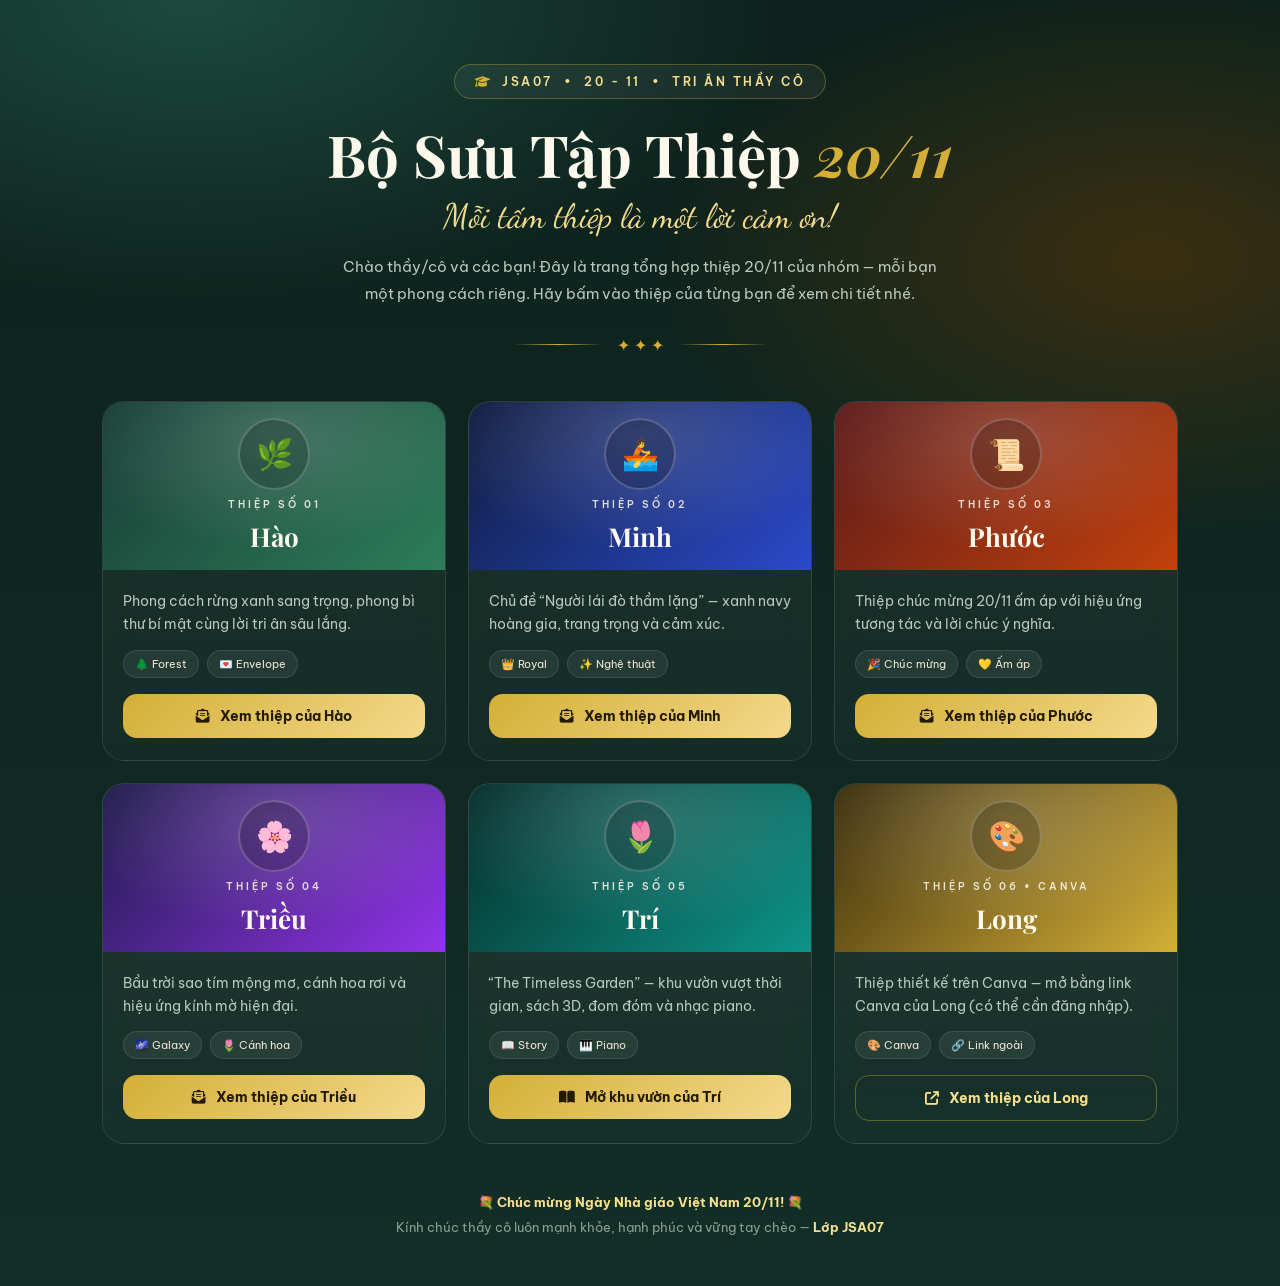
<file: index.html>
<!DOCTYPE html>
<html lang="vi">
<head>
<meta charset="UTF-8" />
<meta name="viewport" content="width=device-width, initial-scale=1.0" />
<title>Bộ Sưu Tập Thiệp 20/11 | JSA07</title>
<link rel="preconnect" href="https://fonts.googleapis.com">
<link rel="preconnect" href="https://fonts.gstatic.com" crossorigin>
<link href="https://fonts.googleapis.com/css2?family=Be+Vietnam+Pro:wght@300;400;500;600;700;800&family=Dancing+Script:wght@600;700&family=Playfair+Display:ital,wght@0,600;0,700;1,500;1,600&display=swap" rel="stylesheet">
<link rel="stylesheet" href="https://cdnjs.cloudflare.com/ajax/libs/font-awesome/6.5.1/css/all.min.css">
<style>
*{margin:0;padding:0;box-sizing:border-box}
:root{
  --bg:#0d211c; --bg2:#122e27; --gold:#d4af37; --gold2:#f6e08e;
  --cream:#fdf8ec; --muted:#b9c8bd;
}
body{
  font-family:'Be Vietnam Pro',sans-serif;
  background: radial-gradient(1000px 500px at 15% 0%, #1d4a3e 0%, transparent 60%),
              radial-gradient(900px 500px at 90% 20%, #3a2f10 0%, transparent 55%),
              linear-gradient(180deg, var(--bg) 0%, var(--bg2) 100%);
  color:var(--cream); min-height:100vh; overflow-x:hidden;
}
/* hoa rơi */
.petal{position:fixed;top:-40px;z-index:1;pointer-events:none;border-radius:150% 0 150% 0;
  background:linear-gradient(135deg,#f6e08e,#e8b4b8,#d4af37);opacity:.75;animation:fall linear infinite}
@keyframes fall{to{transform:translateY(115vh) translateX(90px) rotate(340deg);opacity:.1}}
header{text-align:center;padding:64px 20px 10px;position:relative;z-index:2}
.badge{display:inline-flex;align-items:center;gap:10px;border:1px solid #d4af3755;
  background:#ffffff0d;padding:9px 20px;border-radius:100px;font-size:12px;letter-spacing:2.5px;
  color:var(--gold2);font-weight:600}
.badge i{color:var(--gold)}
h1{font-family:'Playfair Display',serif;font-size:clamp(34px,5vw,58px);margin:22px 0 8px;line-height:1.15}
h1 em{color:var(--gold);font-style:italic}
.script{font-family:'Dancing Script',cursive;font-size:clamp(24px,3vw,34px);color:#f3d98b}
.desc{max-width:620px;margin:16px auto 0;color:var(--muted);line-height:1.8;font-size:15px}
.divider{display:flex;align-items:center;gap:14px;justify-content:center;margin:28px auto 0;color:var(--gold)}
.divider::before,.divider::after{content:"";height:1px;width:90px;background:linear-gradient(90deg,transparent,#d4af37,transparent)}
.grid{
  position:relative;z-index:2;max-width:1120px;margin:36px auto 20px;padding:0 22px;
  display:grid;grid-template-columns:repeat(3,1fr);gap:22px;
}
@media(max-width:900px){.grid{grid-template-columns:repeat(2,1fr)}}
@media(max-width:580px){.grid{grid-template-columns:1fr}}
.card{
  background:linear-gradient(180deg,#ffffff10,#ffffff05);
  border:1px solid #ffffff1a;border-radius:22px;overflow:hidden;
  backdrop-filter:blur(12px);transition:.35s;position:relative;
}
.card:hover{transform:translateY(-8px);border-color:#d4af37aa;box-shadow:0 22px 50px #00000066, 0 0 0 1px #d4af3733}
.cover{height:168px;display:flex;flex-direction:column;align-items:center;justify-content:center;gap:8px;position:relative;overflow:hidden}
.cover::after{content:"";position:absolute;inset:0;background:radial-gradient(300px 160px at 50% 20%, #ffffff2a, transparent 70%)}
.avatar{width:72px;height:72px;border-radius:50%;display:grid;place-items:center;font-size:30px;
  background:#00000035;border:2px solid #ffffff35;position:relative;z-index:1}
.card:nth-child(1) .cover{background:linear-gradient(135deg,#173d35,#2e7d5b)}
.card:nth-child(2) .cover{background:linear-gradient(135deg,#0f1c3f,#2b4acb)}
.card:nth-child(3) .cover{background:linear-gradient(135deg,#5b1a1a,#c2410c)}
.card:nth-child(4) .cover{background:linear-gradient(135deg,#1e1b4b,#9333ea)}
.card:nth-child(5) .cover{background:linear-gradient(135deg,#052e2b,#0d9488)}
.card:nth-child(6) .cover{background:linear-gradient(135deg,#3b2d0c,#d4af37)}
.cover small{letter-spacing:3px;font-size:10px;opacity:.85;position:relative;z-index:1;font-weight:600}
.cover h3{font-family:'Playfair Display',serif;font-size:26px;position:relative;z-index:1}
.body{padding:20px 20px 22px}
.body p{font-size:13.5px;color:var(--muted);line-height:1.7;min-height:44px}
.tags{display:flex;gap:8px;flex-wrap:wrap;margin:14px 0 16px}
.tags span{font-size:11px;padding:6px 11px;border-radius:100px;background:#ffffff10;border:1px solid #ffffff1a;color:#f0e7d5}
.btn{display:flex;align-items:center;justify-content:center;gap:10px;width:100%;
  padding:13px;border-radius:14px;text-decoration:none;font-weight:700;font-size:14px;
  background:linear-gradient(135deg,var(--gold),#f3d98b);color:#231a02;transition:.3s}
.btn:hover{filter:brightness(1.07);box-shadow:0 10px 26px #d4af3766}
.btn.ghost{background:transparent;color:var(--gold2);border:1px solid #d4af3766}
.btn.ghost:hover{background:#d4af3718}
footer{text-align:center;padding:26px 20px 46px;color:#8aa096;font-size:13px;position:relative;z-index:2;line-height:1.9}
footer b{color:var(--gold2)}
</style>
</head>
<body>

<header>
  <div class="badge"><i class="fa-solid fa-graduation-cap"></i> JSA07 &nbsp;•&nbsp; 20 - 11 &nbsp;•&nbsp; TRI ÂN THẦY CÔ</div>
  <h1>Bộ Sưu Tập Thiệp <em>20/11</em></h1>
  <div class="script">Mỗi tấm thiệp là một lời cảm ơn!</div>
  <p class="desc">Chào thầy/cô và các bạn! Đây là trang tổng hợp thiệp 20/11 của nhóm — mỗi bạn một phong cách riêng. Hãy bấm vào thiệp của từng bạn để xem chi tiết nhé.</p>
  <div class="divider">✦ ✦ ✦</div>
</header>

<main class="grid">
  <!-- Hào -->
  <article class="card">
    <div class="cover"><div class="avatar">🌿</div><small>THIỆP SỐ 01</small><h3>Hào</h3></div>
    <div class="body">
      <p>Phong cách rừng xanh sang trọng, phong bì thư bí mật cùng lời tri ân sâu lắng.</p>
      <div class="tags"><span>🌲 Forest</span><span>💌 Envelope</span></div>
      <a class="btn" href="hao.html"><i class="fa-solid fa-envelope-open-text"></i> Xem thiệp của Hào</a>
    </div>
  </article>

  <!-- Minh -->
  <article class="card">
    <div class="cover"><div class="avatar">🚣</div><small>THIỆP SỐ 02</small><h3>Minh</h3></div>
    <div class="body">
      <p>Chủ đề “Người lái đò thầm lặng” — xanh navy hoàng gia, trang trọng và cảm xúc.</p>
      <div class="tags"><span>👑 Royal</span><span>✨ Nghệ thuật</span></div>
      <a class="btn" href="minh.html"><i class="fa-solid fa-envelope-open-text"></i> Xem thiệp của Minh</a>
    </div>
  </article>

  <!-- Phước -->
  <article class="card">
    <div class="cover"><div class="avatar">📜</div><small>THIỆP SỐ 03</small><h3>Phước</h3></div>
    <div class="body">
      <p>Thiệp chúc mừng 20/11 ấm áp với hiệu ứng tương tác và lời chúc ý nghĩa.</p>
      <div class="tags"><span>🎉 Chúc mừng</span><span>💛 Ấm áp</span></div>
      <a class="btn" href="phuoc.html"><i class="fa-solid fa-envelope-open-text"></i> Xem thiệp của Phước</a>
    </div>
  </article>

  <!-- Triều -->
  <article class="card">
    <div class="cover"><div class="avatar">🌸</div><small>THIỆP SỐ 04</small><h3>Triều</h3></div>
    <div class="body">
      <p>Bầu trời sao tím mộng mơ, cánh hoa rơi và hiệu ứng kính mờ hiện đại.</p>
      <div class="tags"><span>🌌 Galaxy</span><span>🌷 Cánh hoa</span></div>
      <a class="btn" href="trieu.html"><i class="fa-solid fa-envelope-open-text"></i> Xem thiệp của Triều</a>
    </div>
  </article>

  <!-- Trí -->
  <article class="card">
    <div class="cover"><div class="avatar">🌷</div><small>THIỆP SỐ 05</small><h3>Trí</h3></div>
    <div class="body">
      <p>“The Timeless Garden” — khu vườn vượt thời gian, sách 3D, đom đóm và nhạc piano.</p>
      <div class="tags"><span>📖 Story</span><span>🎹 Piano</span></div>
      <a class="btn" href="the-timeless-garden/index.html"><i class="fa-solid fa-book-open"></i> Mở khu vườn của Trí</a>
    </div>
  </article>

  <!-- Long -->
  <article class="card">
    <div class="cover"><div class="avatar">🎨</div><small>THIỆP SỐ 06 • CANVA</small><h3>Long</h3></div>
    <div class="body">
      <p>Thiệp thiết kế trên Canva — mở bằng link Canva của Long (có thể cần đăng nhập).</p>
      <div class="tags"><span>🎨 Canva</span><span>🔗 Link ngoài</span></div>
      <a class="btn ghost" href="https://www.canva.com/design/DAHbmvhuFk8/0DO7g8wSZGeQWqO1ssl-tw/edit" target="_blank" rel="noopener"><i class="fa-solid fa-arrow-up-right-from-square"></i> Xem thiệp của Long</a>
    </div>
  </article>
</main>

<footer>
  <div>💐 <b>Chúc mừng Ngày Nhà giáo Việt Nam 20/11!</b> 💐</div>
  <div>Kính chúc thầy cô luôn mạnh khỏe, hạnh phúc và vững tay chèo — <b>Lớp JSA07</b></div>
</footer>

<script>
// cánh hoa rơi nhẹ
const n = 22;
for(let i=0;i<n;i++){
  const p=document.createElement('div');
  p.className='petal';
  const s=8+Math.random()*14;
  p.style.width=s+'px'; p.style.height=s+'px';
  p.style.left=Math.random()*100+'vw';
  p.style.animationDuration=(7+Math.random()*9)+'s';
  p.style.animationDelay=(-Math.random()*10)+'s';
  document.body.appendChild(p);
}
</script>
</body>
</html>
</file>
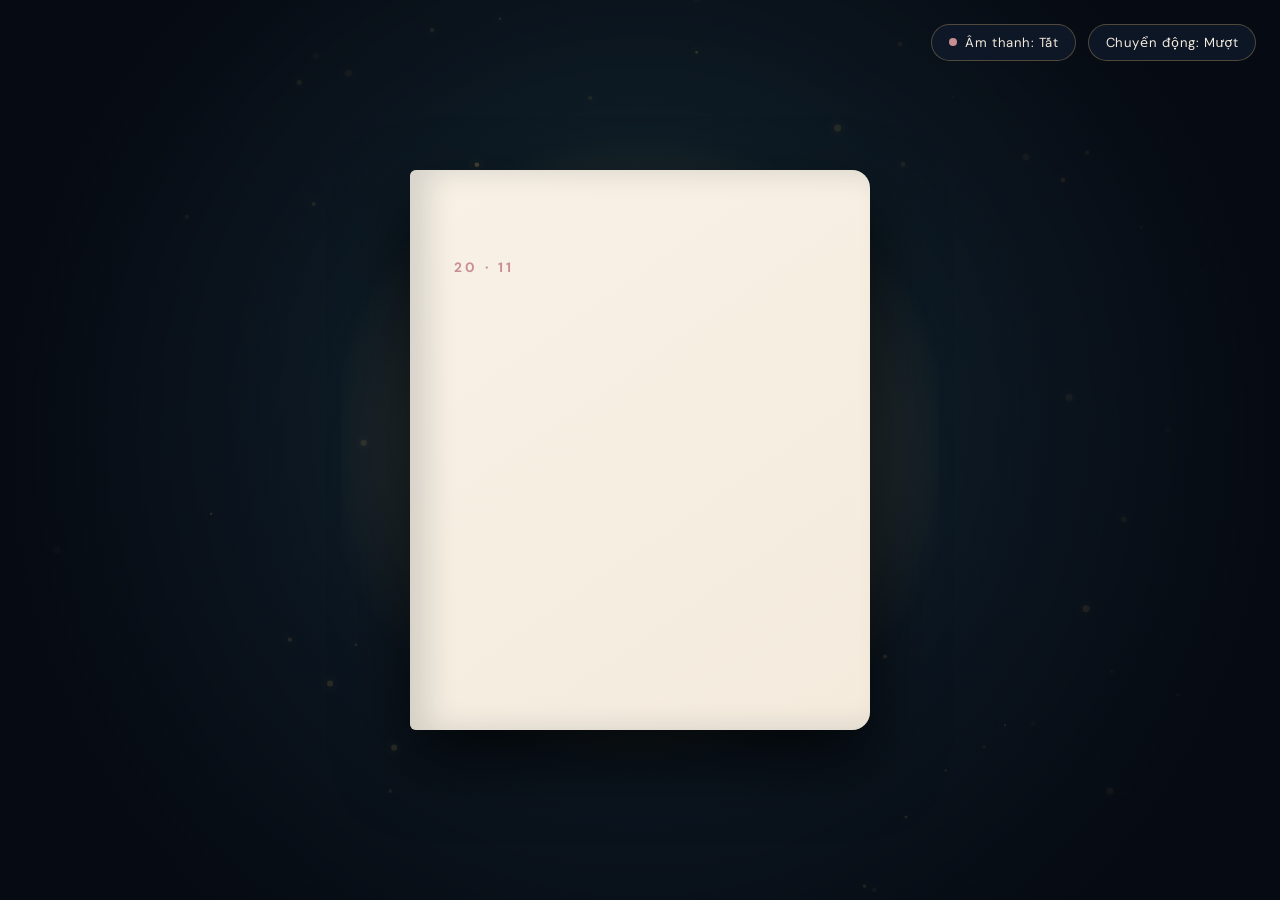
<file: the-timeless-garden/index.html>
<!DOCTYPE html>
<html lang="vi">
<head>
  <meta charset="UTF-8" />
  <meta name="viewport" content="width=device-width, initial-scale=1.0" />
  <title>THE TIMELESS GARDEN — Khu Vườn Của Những Điều Tri Ân (20.11)</title>
  <link rel="preconnect" href="https://fonts.googleapis.com" />
  <link rel="preconnect" href="https://fonts.gstatic.com" crossorigin />
  <link href="https://fonts.googleapis.com/css2?family=Cormorant+Garamond:ital,wght@0,400;0,600;1,400;1,600&family=DM+Sans:wght@400;500;700&family=Playfair+Display:ital,wght@0,500;0,700;1,500&display=swap" rel="stylesheet" />
  <link rel="stylesheet" href="css/style.css" />
  <link rel="stylesheet" href="css/animations.css" />
</head>
<body>
  <!-- Ánh sáng theo con trỏ chuột -->
  <div id="cursor-light" aria-hidden="true"></div>

  <!-- Canvas nền: Hạt ánh sáng, đom đóm, cánh hoa, sao -->
  <canvas id="garden-canvas" aria-hidden="true"></canvas>

  <!-- Điều khiển tối giản góc màn hình -->
  <aside class="floating-controls" aria-label="Điều khiển trải nghiệm">
    <button id="toggle-audio" class="control-pill magnetic" type="button" aria-pressed="false" title="Bật/Tắt âm thanh piano & gió">
      <span class="pulse-dot"></span>
      <span class="control-label">Âm thanh: Tắt</span>
    </button>
    <button id="toggle-motion" class="control-pill magnetic" type="button" aria-pressed="false" title="Giảm chuyển động">
      <span class="control-label">Chuyển động: Mượt</span>
    </button>
  </aside>

  <!-- MÀN HÌNH MỞ ĐẦU: THE FIRST LIGHT -->
  <section id="scene-intro" class="scene active" aria-label="Màn hình mở đầu">
    <div class="intro-stage">
      <div class="book-3d-wrapper" id="intro-book">
        <div class="book-glow"></div>
        <div class="book-3d">
          <div class="book-back"></div>
          <div class="book-pages-stack">
            <div class="flying-leaf leaf-1"></div>
            <div class="flying-leaf leaf-2"></div>
            <div class="flying-leaf leaf-3"></div>
          </div>
          <div class="book-page-right">
            <div class="page-inner">
              <p class="eyebrow">20 · 11</p>
              <p id="typewriter-line-1" class="type-text"></p>
              <p id="typewriter-line-2" class="type-text"></p>
              <h1 id="intro-title" class="gold-shimmer hidden-reveal">HAPPY VIETNAMESE TEACHERS' DAY – 20.11</h1>
              <button id="btn-open-garden" class="btn-editorial magnetic hidden-reveal" type="button">
                <span>OPEN THE GARDEN</span>
                <svg width="20" height="20" viewBox="0 0 24 24" fill="none" stroke="currentColor" stroke-width="1.5">
                  <path d="M5 12h14M13 6l6 6-6 6" />
                </svg>
              </button>
            </div>
          </div>
          <div class="book-cover-front">
            <div class="cover-ornament">
              <span>THE TIMELESS</span>
              <strong>GARDEN</strong>
              <small>Ký ức &amp; Tri ân</small>
            </div>
          </div>
        </div>
      </div>
    </div>
  </section>

  <!-- KHÔNG GIAN CHÍNH: THE TIMELESS GARDEN -->
  <main id="scene-garden" class="scene" aria-label="Khu vườn tri ân" hidden>
    <div class="sunbeams" aria-hidden="true"></div>

    <!-- Điều hướng hành trình nổi bên cạnh -->
    <nav class="chapter-dots" aria-label="Các phân cảnh trong khu vườn">
      <button class="dot active" data-target="chapter-tree" aria-label="Cây Cổ Thụ Tri Ân"><span>01 · Cây Tri Ân</span></button>
      <button class="dot" data-target="chapter-portals" aria-label="Ba Cánh Cổng Ký Ức"><span>02 · Cổng Ký Ức</span></button>
      <button class="dot" data-target="chapter-notebook" aria-label="Viết Lời Tri Ân"><span>03 · Sổ Tay Tri Ân</span></button>
      <button class="dot" data-target="chapter-bloom" aria-label="Đóa Hoa Bất Ngờ"><span>04 · Đóa Hoa Kỳ Diệu</span></button>
      <button class="dot" data-target="chapter-finale" aria-label="Lá Thư Gửi Tương Lai"><span>05 · Gửi Tương Lai</span></button>
    </nav>

    <!-- PHÂN CẢNH 1: INTERACTION 1 – THE TREE OF GRATITUDE -->
    <section id="chapter-tree" class="garden-chapter parallax-layer" data-depth="0.03">
      <header class="chapter-header">
        <span class="chapter-num">I. THE TREE OF GRATITUDE</span>
        <h2>Cây Cổ Thụ Tri Thức</h2>
        <p>Chạm nhẹ để lắng nghe lời thì thầm của những chiếc lá, hoặc nhấp chọn để giữ lại một tấm thiệp ký ức.</p>
      </header>

      <div class="tree-sanctuary">
        <svg class="ancient-tree-svg" viewBox="0 0 800 620" role="img" aria-label="Cây cổ thụ tri ân với những chiếc lá phát sáng">
          <defs>
            <radialGradient id="canopyGlow" cx="50%" cy="40%" r="50%">
              <stop offset="0%" stop-color="#D8B56D" stop-opacity="0.28" />
              <stop offset="60%" stop-color="#183D35" stop-opacity="0.15" />
              <stop offset="100%" stop-color="#101B2D" stop-opacity="0" />
            </radialGradient>
            <linearGradient id="trunkGrad" x1="0%" y1="100%" x2="0%" y2="0%">
              <stop offset="0%" stop-color="#0d1522" />
              <stop offset="50%" stop-color="#2a2421" />
              <stop offset="100%" stop-color="#5c4938" />
            </linearGradient>
          </defs>
          <circle cx="400" cy="260" r="260" fill="url(#canopyGlow)" />
          <path class="tree-path" d="M370,610 C375,510 385,430 382,350 C340,290 250,260 180,210 M430,610 C425,510 415,430 418,350 C460,290 550,250 620,200 M400,370 C400,290 395,210 400,130 M355,310 C310,240 280,170 260,120 M445,300 C490,230 520,170 545,115 M320,265 C250,275 190,300 140,290 M485,260 C550,270 610,295 660,285" stroke="url(#trunkGrad)" stroke-width="14" stroke-linecap="round" fill="none" />
          <path d="M350,610 Q400,560 450,610 Z" fill="#183D35" opacity="0.6" />
        </svg>

        <div id="leaf-whisper" class="leaf-whisper" role="status" aria-live="polite"></div>
        <div id="glowing-leaves-container" class="leaves-layer"></div>
      </div>

      <div id="leaf-card-modal" class="editorial-modal" hidden>
        <div class="modal-backdrop"></div>
        <article class="leaf-card-sheet">
          <button class="modal-close" type="button" aria-label="Đóng thiệp">&times;</button>
          <div class="leaf-emblem">✦</div>
          <p class="card-tag">LỜI TRI ÂN TỪ KHU VƯỜN</p>
          <blockquote id="leaf-card-quote"></blockquote>
          <p id="leaf-card-sub" class="card-subtext"></p>
        </article>
      </div>
    </section>

    <!-- PHÂN CẢNH 2: INTERACTION 2 – THE MEMORY PORTALS -->
    <section id="chapter-portals" class="garden-chapter">
      <header class="chapter-header">
        <span class="chapter-num">II. THE MEMORY PORTALS</span>
        <h2>Ba Cánh Cổng Ký Ức</h2>
        <p>Bước qua từng vòm ánh sáng để chạm vào những miền ký ức không bao giờ phai.</p>
      </header>

      <div class="portals-stage">
        <button class="portal-gateway portal-arch magnetic" data-portal="first-lesson" type="button">
          <div class="portal-aura"></div>
          <span class="portal-index">01</span>
          <h3>FIRST LESSON</h3>
          <p>Những bài học đầu tiên</p>
          <span class="portal-cta">Bước vào ký ức &rarr;</span>
        </button>

        <button class="portal-gateway portal-oval magnetic" data-portal="unforgettable-moments" type="button">
          <div class="portal-aura"></div>
          <span class="portal-index">02</span>
          <h3>UNFORGETTABLE MOMENTS</h3>
          <p>Những kỷ niệm với thầy cô</p>
          <span class="portal-cta">Mở khung ký ức &rarr;</span>
        </button>

        <button class="portal-gateway portal-star magnetic" data-portal="light-you-left" type="button">
          <div class="portal-aura"></div>
          <span class="portal-index">03</span>
          <h3>THE LIGHT YOU LEFT</h3>
          <p>Ánh sáng tri thức</p>
          <span class="portal-cta">Ngắm bầu trời sao &rarr;</span>
        </button>
      </div>

      <!-- Không gian tương tác mở rộng của 3 cánh cổng -->
      <div id="portal-viewer" class="portal-viewer" hidden>
        <div class="portal-viewer-inner">
          <button id="close-portal-viewer" class="modal-close" type="button" aria-label="Trở lại khu vườn">&times;</button>

          <!-- Nội dung Cổng 1: FIRST LESSON -->
          <div id="view-first-lesson" class="portal-content" hidden>
            <div class="chalkboard-scene">
              <div class="sunlight-beam"></div>
              <div class="chalkboard">
                <span class="chalk-date">Ngày 20 tháng 11</span>
                <p id="chalk-text" class="handwriting-chalk"></p>
                <div class="chalk-tray">
                  <span class="chalk-piece"></span>
                  <span class="chalk-piece short"></span>
                </div>
              </div>
              <div class="wooden-desk-silhouette"></div>
            </div>
          </div>

          <!-- Nội dung Cổng 2: UNFORGETTABLE MOMENTS -->
          <div id="view-unforgettable-moments" class="portal-content" hidden>
            <div class="polaroid-universe">
              <div class="polaroid-toolbar">
                <p>Nhấp vào từng bức ảnh để đọc lời nhắn, hoặc tải ảnh kỷ niệm của bạn lên:</p>
                <label class="upload-memory-btn magnetic">
                  <input type="file" id="upload-polaroid-input" accept="image/*" hidden />
                  <span>+ Thay ảnh kỷ niệm của bạn</span>
                </label>
              </div>
              <div id="polaroid-gallery" class="polaroid-gallery"></div>
              <p id="polaroid-caption-display" class="polaroid-active-note">Chọn một khung ảnh lơ lửng để mở lời nhắn...</p>
            </div>
          </div>

          <!-- Nội dung Cổng 3: THE LIGHT YOU LEFT -->
          <div id="view-light-you-left" class="portal-content" hidden>
            <div class="constellation-cosmos">
              <svg id="book-constellation-svg" viewBox="0 0 600 320" role="img" aria-label="Chòm sao hình quyển sách">
                <g class="constellation-lines">
                  <path d="M120,210 L290,240 L290,95 L120,70 Z" />
                  <path d="M480,210 L310,240 L310,95 L480,70 Z" />
                  <path d="M290,240 L300,252 L310,240" />
                  <path d="M150,115 L255,130 M150,150 L255,165 M345,130 L450,115 M345,165 L450,150" />
                </g>
                <g class="constellation-stars">
                  <circle cx="120" cy="70" r="4" /><circle cx="290" cy="95" r="5" />
                  <circle cx="290" cy="240" r="5" /><circle cx="120" cy="210" r="4" />
                  <circle cx="480" cy="70" r="4" /><circle cx="310" cy="95" r="5" />
                  <circle cx="310" cy="240" r="5" /><circle cx="480" cy="210" r="4" />
                  <circle cx="300" cy="252" r="4" /><circle cx="150" cy="115" r="3" />
                  <circle cx="255" cy="130" r="3" /><circle cx="345" cy="130" r="3" />
                  <circle cx="450" cy="115" r="3" />
                </g>
              </svg>
              <blockquote class="cosmos-quote">
                “Thầy cô không chỉ trao cho chúng em kiến thức, mà còn trao cho chúng em ánh sáng để tự tìm ra con đường của mình.”
              </blockquote>
            </div>
          </div>
        </div>
      </div>
    </section>

    <!-- PHÂN CẢNH 3: INTERACTION 3 – WRITE YOUR GRATITUDE -->
    <section id="chapter-notebook" class="garden-chapter">
      <header class="chapter-header">
        <span class="chapter-num">III. WRITE YOUR GRATITUDE</span>
        <h2>Cuốn Sổ Tay Tri Ân</h2>
        <p>Gửi gắm những dòng tâm tư chân thành nhất và lưu giữ thành một tấm thiệp nghệ thuật.</p>
      </header>

      <div class="notebook-stage">
        <!-- Trạng thái 1: Sổ tay mở để viết -->
        <div id="notebook-editor" class="open-notebook">
          <div class="notebook-spine"></div>
          <div class="notebook-page left-page">
            <span class="page-label">GỬI NGƯỜI THẮP SÁNG</span>
            <div class="ink-field">
              <label for="teacher-name">Kính gửi Thầy / Cô</label>
              <input type="text" id="teacher-name" placeholder="Ví dụ: Cô Nguyễn Minh Anh..." maxlength="60" />
            </div>
            <div class="ink-field">
              <label for="sender-name">Người gửi tri ân</label>
              <input type="text" id="sender-name" placeholder="Tên của bạn hoặc tập thể lớp..." maxlength="60" />
            </div>
            <div class="style-selectors">
              <div class="selector-group">
                <span>Phong cách thiệp</span>
                <div class="pill-options" id="card-style-options">
                  <button type="button" class="style-chip active" data-style="ivory">Giấy Ngà Cổ Điển</button>
                  <button type="button" class="style-chip" data-style="navy">Đêm Sao Hoàng Kim</button>
                  <button type="button" class="style-chip" data-style="rose">Cánh Hoa Phấn</button>
                </div>
              </div>
              <div class="selector-group">
                <span>Màu mực viết</span>
                <div class="ink-swatches" id="ink-color-options">
                  <button type="button" class="swatch active" data-ink="#101B2D" style="background:#101B2D" aria-label="Mực Xanh Đêm"></button>
                  <button type="button" class="swatch" data-ink="#8C5E2A" style="background:#8C5E2A" aria-label="Mực Nâu Vàng"></button>
                  <button type="button" class="swatch" data-ink="#8E3B46" style="background:#8E3B46" aria-label="Mực Đỏ Trầm"></button>
                  <button type="button" class="swatch" data-ink="#183D35" style="background:#183D35" aria-label="Mực Xanh Rừng"></button>
                </div>
              </div>
            </div>
          </div>

          <div class="notebook-page right-page">
            <span class="page-label">LỜI NHẮN GỬI TỪ TRÁI TIM</span>
            <textarea id="gratitude-message" rows="6" placeholder="Viết những điều bạn luôn muốn nói với thầy cô nhân ngày 20/11..." maxlength="420"></textarea>
            <div class="notebook-actions">
              <button id="btn-submit-gratitude" class="btn-editorial magnetic" type="button">
                <span>GỬI LỜI TRI ÂN</span>
              </button>
            </div>
          </div>
        </div>

        <!-- Trạng thái 2: Tấm thiệp hoàn chỉnh phát sáng -->
        <div id="completed-card-wrapper" class="completed-card-wrapper" hidden>
          <div id="rendered-greeting-card" class="greeting-card-artifact style-ivory">
            <div class="card-border-ornament">
              <p class="card-date">20 · 11 — THE TIMELESS GARDEN</p>
              <p class="card-salutation">Kính gửi <strong id="out-teacher">Thầy Cô</strong>,</p>
              <p id="out-message" class="card-handwritten-body"></p>
              <p class="card-signoff">Trân trọng &amp; Biết ơn,<br /><strong id="out-sender">Học trò của Thầy Cô</strong></p>
            </div>
          </div>

          <div class="card-toolbar">
            <button id="btn-copy-wish" class="control-pill magnetic" type="button">Sao chép lời chúc</button>
            <button id="btn-download-png" class="control-pill gold magnetic" type="button">Tải thiệp thành ảnh PNG</button>
            <button id="btn-new-wish" class="control-pill magnetic" type="button">Tạo một lời chúc mới</button>
          </div>
          <p id="card-feedback" class="feedback-toast" role="status" aria-live="polite"></p>
        </div>
      </div>
    </section>

    <!-- PHÂN CẢNH 4: INTERACTION 4 – THE BLOOMING SURPRISE -->
    <section id="chapter-bloom" class="garden-chapter">
      <header class="chapter-header">
        <span class="chapter-num">IV. THE BLOOMING SURPRISE</span>
        <h2>Đóa Hoa Của Thanh Xuân</h2>
        <p>Ở tận cùng khu vườn có một nụ hoa đang ngủ yên. Hãy chạm vào để đánh thức ánh sáng bên trong.</p>
      </header>

      <div class="bloom-sanctuary">
        <button id="magic-flower-btn" class="magic-flower" type="button" aria-expanded="false" aria-label="Chạm để nở hoa">
          <div class="flower-halo"></div>
          <div class="flower-core"></div>
          <!-- Các lớp cánh hoa -->
          <span class="petal outer p1"></span>
          <span class="petal outer p2"></span>
          <span class="petal outer p3"></span>
          <span class="petal outer p4"></span>
          <span class="petal outer p5"></span>
          <span class="petal outer p6"></span>
          <span class="petal inner p7"></span>
          <span class="petal inner p8"></span>
          <span class="petal inner p9"></span>
          <span class="petal inner p10"></span>
          <span class="petal inner p11"></span>
          <span class="petal inner p12"></span>
          <span class="flower-hint">Chạm để nở hoa</span>
        </button>

        <div id="bloom-message-box" class="bloom-revelation" hidden>
          <p class="bloom-quote">
            “Có thể chúng em sẽ quên một vài công thức, một vài bài kiểm tra, nhưng sẽ luôn nhớ những người đã giúp chúng em trưởng thành.”
          </p>
          <h3 class="bloom-headline">CẢM ƠN THẦY CÔ – VÌ ĐÃ LÀ MỘT PHẦN THANH XUÂN CỦA CHÚNG EM.</h3>
        </div>
      </div>
    </section>

    <!-- PHẦN KẾT: A LETTER TO THE FUTURE -->
    <footer id="chapter-finale" class="garden-chapter finale-stage">
      <div class="constellation-2011" aria-hidden="true">
        <svg viewBox="0 0 640 160">
          <text x="50%" y="55%" text-anchor="middle" dominant-baseline="middle" class="star-numerals">20 · 11</text>
        </svg>
      </div>

      <article class="future-letter">
        <span class="chapter-num">V. A LETTER TO THE FUTURE</span>
        <div class="letter-body">
          <p>Gửi những người đã chọn gieo hạt tri thức và kiên nhẫn chờ đợi những mầm xanh lớn lên.</p>
          <p>Chúc thầy cô luôn mạnh khỏe, hạnh phúc và giữ mãi ngọn lửa yêu nghề.</p>
          <p>Chúng em biết ơn vì đã được gặp thầy cô trên hành trình trưởng thành.</p>
        </div>
        <h2 class="finale-signature">HAPPY VIETNAMESE TEACHERS' DAY 20.11</h2>
        <button id="btn-revisit" class="btn-editorial magnetic" type="button">
          <span>REVISIT THE GARDEN</span>
        </button>
      </article>
    </footer>
  </main>

  <script src="js/audio.js"></script>
  <script src="js/particles.js"></script>
  <script src="js/greeting-card.js"></script>
  <script src="js/main.js"></script>
</body>
</html>
</file>
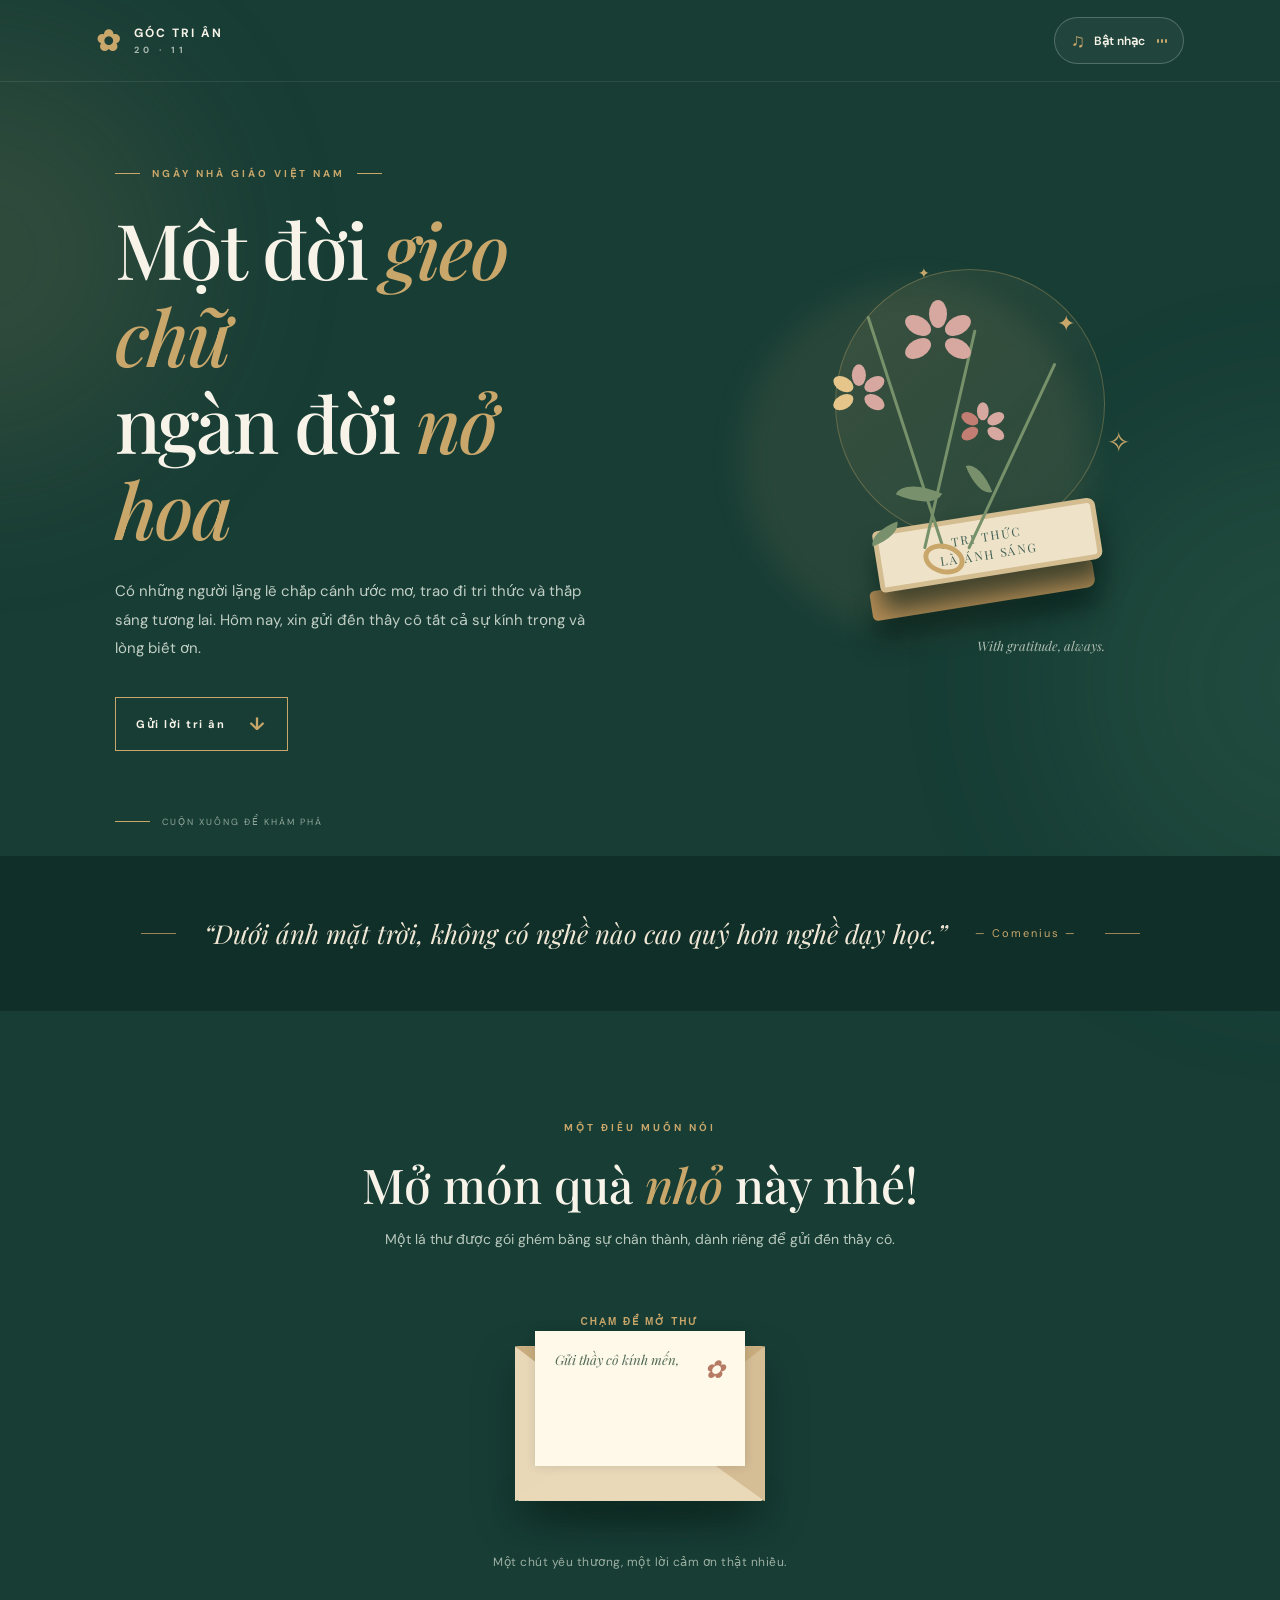
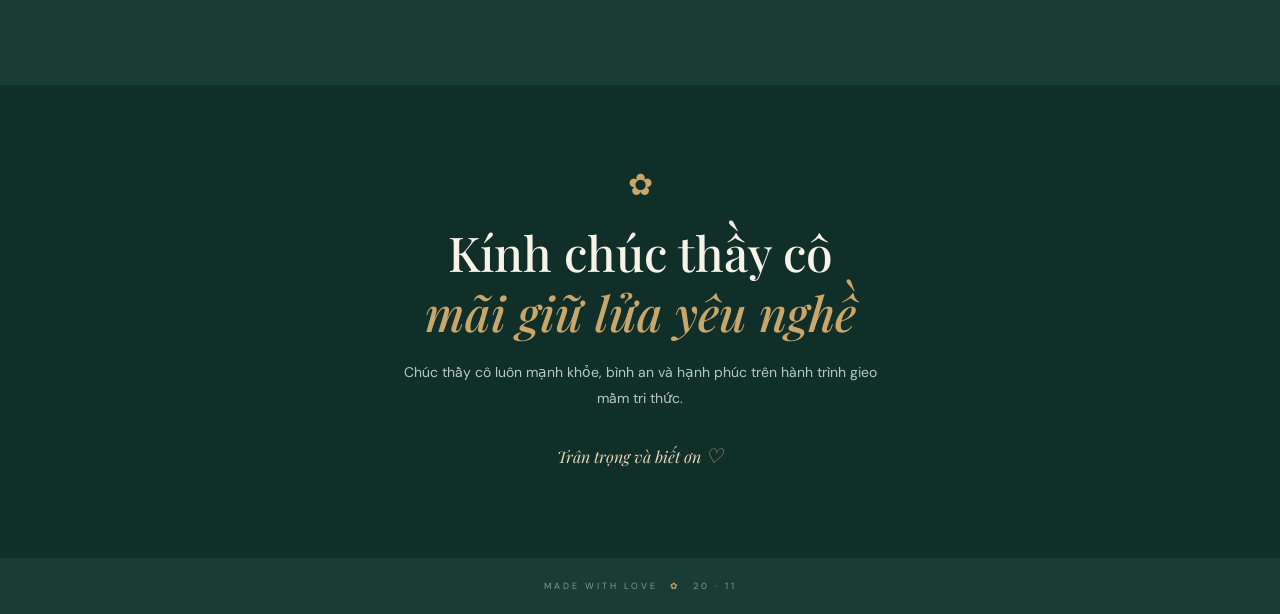
<file: hao.html>
<!DOCTYPE html>
<html lang="vi">
<head>
  <meta charset="UTF-8">
  <meta name="viewport" content="width=device-width, initial-scale=1.0">
  <meta name="theme-color" content="#173d35">
  <title>Tri Ân Thầy Cô | 20-11</title>
  <link rel="preconnect" href="https://fonts.googleapis.com">
  <link rel="preconnect" href="https://fonts.gstatic.com" crossorigin>
  <link href="https://fonts.googleapis.com/css2?family=DM+Sans:wght@400;500;600;700&family=Playfair+Display:wght@500;600;700&display=swap" rel="stylesheet">
  <style>
@import url('https://fonts.googleapis.com/css2?family=DM+Sans:wght@400;500;600;700&family=Playfair+Display:ital,wght@0,500;0,600;0,700;1,500;1,600&display=swap');
:root{--forest:#173d35;--forest2:#245448;--cream:#f7f3e9;--paper:#fffdf7;--gold:#c9a76b;--muted:#aebdb2;--ink:#263c34}
*{box-sizing:border-box;margin:0;padding:0}
html{scroll-behavior:smooth}
body{font-family:'DM Sans',sans-serif;background:var(--forest);color:var(--cream);overflow-x:hidden}
.ambient{position:fixed;border-radius:50%;filter:blur(90px);opacity:.14;pointer-events:none;z-index:0}
.ambient-one{width:420px;height:420px;background:#c7a46b;top:5%;left:-230px}
.ambient-two{width:500px;height:500px;background:#5b9a79;right:-280px;top:48%}
.topbar{height:82px;padding:0 7.5%;display:flex;align-items:center;justify-content:space-between;border-bottom:1px solid #ffffff16;position:relative;z-index:3}
.brand{display:flex;align-items:center;gap:12px;color:var(--cream);text-decoration:none;font-weight:700;letter-spacing:2px;font-size:12px}
.brand-mark{font-size:29px;color:var(--gold)}.brand small{display:block;color:#a9b9ae;font-size:9px;letter-spacing:4px;margin-top:3px}
.music-toggle{border:1px solid #ffffff38;color:var(--cream);background:#ffffff0b;border-radius:30px;padding:10px 16px;display:flex;align-items:center;gap:9px;font:600 12px 'DM Sans';cursor:pointer;transition:.25s}
.music-toggle:hover{background:#ffffff19;border-color:var(--gold)}.music-icon{font-size:19px;color:var(--gold)}
.sound-bars{display:flex;align-items:center;gap:2px;height:14px;margin-left:3px}.sound-bars i{height:4px;width:2px;background:var(--gold);border-radius:3px}.music-toggle.playing .sound-bars i{animation:equalize .65s infinite alternate}.music-toggle.playing .sound-bars i:nth-child(2){animation-delay:.2s}.music-toggle.playing .sound-bars i:nth-child(3){animation-delay:.4s}
@keyframes equalize{to{height:13px}}
main{position:relative;z-index:1}.hero{min-height:650px;padding:85px 9% 105px;display:grid;grid-template-columns:1fr 1fr;align-items:center;gap:5%;position:relative;max-width:1440px;margin:auto}
.hero-copy{max-width:590px;z-index:1}.eyebrow{display:flex;align-items:center;gap:12px;color:var(--gold);font-size:10px;font-weight:700;letter-spacing:3px}.eyebrow span{width:25px;height:1px;background:var(--gold)}
h1,h2{font-family:'Playfair Display',serif;font-weight:500}h1{font-size:clamp(48px,6vw,78px);line-height:1.13;letter-spacing:-2px;margin:25px 0}.hero h1 em,.section-heading h2 em,.closing h2 em{color:var(--gold);font-weight:500}
.intro{max-width:480px;color:#c1cec4;font-size:15px;line-height:1.9}
.primary-link{display:inline-flex;align-items:center;gap:24px;margin-top:34px;padding:14px 20px;border:1px solid var(--gold);color:var(--cream);text-decoration:none;font-size:11px;font-weight:700;letter-spacing:1.5px;transition:.25s}.primary-link span{font-size:18px;color:var(--gold)}.primary-link:hover{background:var(--gold);color:var(--forest)}.primary-link:hover span{color:var(--forest)}
.hero-art{height:440px;position:relative;display:flex;align-items:center;justify-content:center}.art-glow{position:absolute;width:350px;height:350px;background:#d1aa6b18;border-radius:50%;filter:blur(15px)}.sun-disc{position:absolute;width:270px;height:270px;border:1px solid #c9a76b55;border-radius:50%;background:linear-gradient(140deg,#c9a76b1c,#ffffff03);top:30px;right:12%}
.book{position:absolute;width:225px;height:62px;border-radius:5px 8px 8px 5px;transform:rotate(-9deg);box-shadow:0 20px 25px #081e18aa}.book-back{background:#b68e56;bottom:75px;right:14%;height:30px}.book-front{bottom:103px;right:13%;background:#eee3c9;border:5px solid #d4bd91;display:grid;place-items:center;color:#426154;font-family:'Playfair Display';font-size:12px;text-align:center;line-height:1.5;letter-spacing:2px}
.stem{position:absolute;width:3px;height:245px;background:#77916b;bottom:130px;right:44%;transform-origin:bottom;border-radius:10px}.stem-a{transform:rotate(-18deg)}.stem-b{height:225px;right:48%;transform:rotate(13deg)}.stem-c{height:205px;right:39%;transform:rotate(25deg)}
.flower{position:absolute;width:75px;height:75px;right:38%;top:68px}.flower b{position:absolute;width:18px;height:28px;background:#d7a8a0;border-radius:50%;left:29px;top:0;transform-origin:9px 37px;box-shadow:0 0 0 0 #000}
.flower b:before,.flower b:after{content:"";position:absolute;width:18px;height:28px;background:#d7a8a0;border-radius:50%;left:0;top:0;transform:rotate(60deg);transform-origin:9px 37px}.flower b:after{transform:rotate(120deg)}
.flower:before,.flower:after{content:"";position:absolute;width:18px;height:28px;background:#d7a8a0;border-radius:50%;left:29px;top:0;transform:rotate(180deg);transform-origin:9px 37px}
.flower-a{right:38%;top:61px}.flower-b{right:54%;top:117px;transform:scale(.78)}.flower-b b,.flower-b b:before,.flower-b b:after,.flower-b:before,.flower-b:after{background:#e6c58b}.flower-c{right:29%;top:150px;transform:scale(.65)}.flower-c b,.flower-c b:before,.flower-c b:after,.flower-c:before,.flower-c:after{background:#c27e72}
.flower b{z-index:2}.flower b{background:#d7a8a0}.flower b:after{background:#d7a8a0}
.flower:after{transform:rotate(240deg);transform-origin:9px 37px}.flower:before{transform:rotate(300deg);transform-origin:9px 37px}
.flower b{background:#d7a8a0}.flower b:before{background:#d7a8a0}.flower b:after{background:#d7a8a0}
.leaf{position:absolute;width:42px;height:20px;background:#78916c;border-radius:100% 0 100% 0;right:45%;top:245px;transform:rotate(25deg)}.leaf-b{right:33%;top:230px;transform:rotate(70deg) scale(.8)}.leaf-c{right:52%;top:285px;transform:rotate(-20deg) scale(.75)}
.ribbon{position:absolute;right:40%;bottom:105px;width:42px;height:30px;border:5px solid #c9a76b;border-radius:50%;transform:rotate(15deg)}.art-caption{position:absolute;bottom:25px;right:12%;font-family:'Playfair Display';font-style:italic;color:#aebdb2;font-size:13px}.sparkle{position:absolute;color:var(--gold)}.s1{top:70px;right:18%;font-size:22px}.s2{top:185px;right:7%;font-size:28px}.s3{top:25px;right:47%;font-size:14px}
.scroll-note{position:absolute;bottom:28px;left:9%;font-size:9px;letter-spacing:2px;color:#91a69a;display:flex;align-items:center;gap:12px}.scroll-note span{height:1px;width:35px;background:var(--gold)}
.quote-section{padding:60px 20px;background:#102f29;text-align:center;display:flex;align-items:center;justify-content:center;gap:28px;flex-wrap:wrap}.quote-section p{font-family:'Playfair Display';font-style:italic;font-size:clamp(18px,2.3vw,26px);color:#f0e7d5}.quote-section span:not(.quote-line){color:var(--gold);font-size:11px;letter-spacing:2px}.quote-line{width:35px;height:1px;background:#9c8257}
.letter-section{padding:110px 20px 115px;text-align:center}.section-heading .eyebrow{justify-content:center}.section-heading h2{font-size:clamp(34px,4vw,48px);margin:18px 0 12px}.section-heading p{color:#b9c8bd;font-size:14px;line-height:1.7}
.envelope-wrap{display:block;position:relative;width:280px;height:220px;margin:65px auto 18px;border:0;background:transparent;cursor:pointer;perspective:900px}.envelope-shadow{position:absolute;width:240px;height:25px;background:#061d17aa;filter:blur(15px);bottom:15px;left:20px;border-radius:50%}
.envelope{position:absolute;width:250px;height:155px;left:15px;bottom:35px;display:block;filter:drop-shadow(0 18px 20px #071d1766);transition:transform .6s}.env-back{position:absolute;inset:0;background:#d7c5a3;border-radius:5px}.env-left,.env-right,.env-front{position:absolute;inset:0}.env-left{background:#e8d8b8;clip-path:polygon(0 0,50% 58%,0 100%)}.env-right{background:#d5bd96;clip-path:polygon(100% 0,50% 58%,100% 100%)}.env-front{background:#ead9b9;clip-path:polygon(0 100%,50% 42%,100% 100%);border-radius:0 0 5px 5px}.env-flap{position:absolute;inset:0;background:#c9ad7e;clip-path:polygon(0 0,100% 0,50% 62%);transform-origin:top;transition:transform .7s;z-index:3}.seal{position:absolute;z-index:4;left:calc(50% - 18px);top:72px;width:36px;height:36px;border-radius:50%;background:#9c594b;color:#f4dfbd;display:grid;place-items:center;font-size:20px;box-shadow:0 3px 8px #70443c66}
.letter-peek{position:absolute;z-index:1;width:210px;height:135px;background:#fff9e9;left:35px;bottom:70px;color:#526b58;text-align:left;padding:20px;font-family:'Playfair Display';font-style:italic;transition:transform .7s;box-shadow:0 0 10px #071d1722}.mini-flower{float:right;color:#b67b65;font-size:25px}.tap-hint{position:absolute;top:0;left:0;right:0;color:var(--gold);font-size:10px;font-weight:700;letter-spacing:2px;animation:pulse 1.8s infinite}@keyframes pulse{50%{opacity:.45}}
.envelope-wrap:hover .envelope{transform:translateY(-7px)}.envelope-wrap:hover .letter-peek{transform:translateY(-10px)}
.under-envelope{color:#9db0a3;font-size:12px;letter-spacing:.5px}
.closing{background:#102f29;text-align:center;padding:80px 20px 90px}.closing-flower{font-size:30px;color:var(--gold)}.closing h2{font-size:clamp(34px,4vw,48px);line-height:1.25;margin:18px 0}.closing p{max-width:500px;margin:0 auto;color:#b9c8bd;line-height:1.8;font-size:14px}.signature{margin-top:30px;font-family:'Playfair Display';font-style:italic;color:#e7d7b9}.signature span{color:#c78a7a;font-size:20px}
footer{text-align:center;padding:22px;color:#849a8c;font-size:9px;letter-spacing:3px}footer span{color:var(--gold);padding:0 7px}
.letter-overlay{position:fixed;inset:0;background:#071d17eF;z-index:10;display:flex;align-items:center;justify-content:center;padding:25px;opacity:0;visibility:hidden;transition:.35s;overflow-y:auto}.letter-overlay.show{opacity:1;visibility:visible}.overlay-close{position:fixed;right:30px;top:22px;border:1px solid #ffffff55;background:#ffffff12;color:white;width:42px;height:42px;border-radius:50%;font-size:27px;cursor:pointer;z-index:12}.letter-paper{position:relative;background:#fffaf0;color:var(--ink);width:min(620px,100%);padding:52px 60px 42px;box-shadow:0 25px 90px #0008;border:1px solid #dfd0b0;transform:translateY(25px) scale(.97);transition:.45s;max-height:90vh;overflow:auto}.show .letter-paper{transform:translateY(0) scale(1)}.letter-paper:before{content:"";position:absolute;inset:12px;border:1px solid #d9c7a2;pointer-events:none}.paper-decoration{text-align:center;color:#b58c55;font-size:23px;letter-spacing:5px}.paper-date{text-align:center;color:#a17c4c;font-size:9px;letter-spacing:2px;margin:18px 0}.letter-paper h2{text-align:center;font-size:34px;color:#315a49;margin-bottom:25px}.paper-body{font-family:'Playfair Display',serif;font-size:15px;line-height:1.9;color:#4a554b}.paper-body p{margin:0 0 14px}.paper-body .wish{text-align:center;color:#9c594b;font-weight:700;margin-top:22px}.paper-sign{text-align:right;font-family:'Playfair Display';font-style:italic;margin-top:28px;color:#315a49}.paper-sign span{color:#b77d70}.paper-bottom{text-align:center;color:#b58c55;font-size:9px;letter-spacing:3px;margin-top:30px}
@media(max-width:760px){.topbar{height:70px;padding:0 5%}.hero{grid-template-columns:1fr;padding:65px 7% 80px;gap:0}.hero-copy{text-align:center}.hero-copy .eyebrow{justify-content:center}.intro{margin:auto}.hero-art{height:360px;margin-top:10px}.scroll-note{left:7%}.quote-section{gap:14px}.quote-line{width:20px}.letter-section{padding:85px 18px}.letter-paper{padding:45px 28px 35px}.letter-paper h2{font-size:29px}.paper-body{font-size:14px}.overlay-close{right:15px;top:12px}}
@media(prefers-reduced-motion:reduce){*,*:before,*:after{scroll-behavior:auto!important;animation:none!important;transition:none!important}}
  </style>
</head>
<body>
  <div class="ambient ambient-one"></div>
  <div class="ambient ambient-two"></div>
  <header class="topbar">
    <a class="brand" href="#" aria-label="Trang chủ">
      <span class="brand-mark">✿</span>
      <span>GÓC TRI ÂN <small>20 · 11</small></span>
    </a>
    <button class="music-toggle" id="musicToggle" type="button" aria-pressed="false">
      <span class="music-icon" id="musicIcon">♫</span>
      <span id="musicLabel">Bật nhạc</span>
      <span class="sound-bars" aria-hidden="true"><i></i><i></i><i></i></span>
    </button>
  </header>

  <main>
    <section class="hero">
      <div class="hero-copy">
        <div class="eyebrow"><span></span> NGÀY NHÀ GIÁO VIỆT NAM <span></span></div>
        <h1>Một đời <em>gieo chữ</em><br>ngàn đời <em>nở hoa</em></h1>
        <p class="intro">Có những người lặng lẽ chắp cánh ước mơ, trao đi tri thức và thắp sáng tương lai. Hôm nay, xin gửi đến thầy cô tất cả sự kính trọng và lòng biết ơn.</p>
        <a class="primary-link" href="#loi-chuc">Gửi lời tri ân <span>↓</span></a>
      </div>
      <div class="hero-art" aria-label="Minh họa bó hoa và sách">
        <div class="art-glow"></div>
        <div class="sun-disc"></div>
        <div class="book book-back"></div>
        <div class="book book-front"><span>TRI THỨC<br>LÀ ÁNH SÁNG</span></div>
        <div class="stem stem-a"></div><div class="stem stem-b"></div><div class="stem stem-c"></div>
        <div class="flower flower-a"><b></b></div>
        <div class="flower flower-b"><b></b></div>
        <div class="flower flower-c"><b></b></div>
        <div class="leaf leaf-a"></div><div class="leaf leaf-b"></div><div class="leaf leaf-c"></div>
        <div class="ribbon"></div>
        <span class="art-caption">With gratitude, always.</span>
        <span class="sparkle s1">✦</span><span class="sparkle s2">✧</span><span class="sparkle s3">✦</span>
      </div>
      <div class="scroll-note"><span></span> CUỘN XUỐNG ĐỂ KHÁM PHÁ</div>
    </section>

    <section class="quote-section">
      <div class="quote-line"></div>
      <p>“Dưới ánh mặt trời, không có nghề nào cao quý hơn nghề dạy học.”</p>
      <span>— Comenius —</span>
      <div class="quote-line"></div>
    </section>

    <section class="letter-section" id="loi-chuc">
      <div class="section-heading">
        <span class="eyebrow">MỘT ĐIỀU MUỐN NÓI</span>
        <h2>Mở món quà <em>nhỏ</em> này nhé!</h2>
        <p>Một lá thư được gói ghém bằng sự chân thành, dành riêng để gửi đến thầy cô.</p>
      </div>

      <button class="envelope-wrap" id="openLetter" type="button" aria-label="Mở bức thư chúc mừng">
        <span class="tap-hint">CHẠM ĐỂ MỞ THƯ</span>
        <span class="envelope-shadow"></span>
        <span class="letter-peek"><span>Gửi thầy cô kính mến,</span><span class="mini-flower">✿</span></span>
        <span class="envelope">
          <span class="env-back"></span>
          <span class="env-left"></span>
          <span class="env-right"></span>
          <span class="env-front"></span>
          <span class="env-flap"></span>
          <span class="seal">✿</span>
        </span>
      </button>

      <p class="under-envelope">Một chút yêu thương, một lời cảm ơn thật nhiều.</p>
    </section>

    <section class="closing">
      <div class="closing-flower">✿</div>
      <h2>Kính chúc thầy cô<br><em>mãi giữ lửa yêu nghề</em></h2>
      <p>Chúc thầy cô luôn mạnh khỏe, bình an và hạnh phúc trên hành trình gieo mầm tri thức.</p>
      <div class="signature">Trân trọng và biết ơn <span>♡</span></div>
    </section>
  </main>

  <footer>MADE WITH LOVE <span>✿</span> 20 · 11</footer>

  <div class="letter-overlay" id="letterOverlay" aria-hidden="true">
    <button class="overlay-close" id="closeLetter" type="button" aria-label="Đóng thư">×</button>
    <article class="letter-paper" role="dialog" aria-modal="true" aria-labelledby="letterTitle">
      <div class="paper-decoration">✿　❧　✿</div>
      <div class="paper-date">NGÀY NHÀ GIÁO VIỆT NAM · 20/11</div>
      <h2 id="letterTitle">Gửi thầy cô kính mến!</h2>
      <div class="paper-body">
        <p>Nhân ngày Nhà giáo Việt Nam 20/11, em xin gửi đến thầy cô những lời chúc tốt đẹp và chân thành nhất.</p>
        <p>Em cảm ơn thầy cô vì đã luôn tận tâm dạy dỗ, kiên nhẫn chỉ bảo và truyền cho chúng em không chỉ kiến thức mà còn cả những bài học quý giá trong cuộc sống. Mỗi lời giảng, mỗi sự động viên và cả những lần nghiêm khắc của thầy cô đều giúp chúng em trưởng thành hơn từng ngày.</p>
        <p>Em hiểu rằng phía sau mỗi bài học là biết bao tâm huyết và sự hi sinh thầm lặng. Dù mai này có đi đến đâu, em tin rằng những điều thầy cô đã dạy sẽ luôn là hành trang đáng quý trên con đường phía trước.</p>
        <p>Kính chúc thầy cô thật nhiều sức khỏe, luôn vui vẻ, hạnh phúc và giữ mãi ngọn lửa đam mê với nghề. Mong rằng mỗi ngày đến trường của thầy cô đều là một ngày ngập tràn niềm vui.</p>
        <p class="wish">Chúc mừng ngày Nhà giáo Việt Nam 20/11! 🌷</p>
      </div>
      <div class="paper-sign">Học trò của thầy cô <span>♡</span></div>
      <div class="paper-bottom">✧ TRI ÂN ✧</div>
    </article>
  </div>

  <script>
// Mở và đóng lá thư
const openButton = document.getElementById('openLetter');
const closeButton = document.getElementById('closeLetter');
const overlay = document.getElementById('letterOverlay');

function openLetter() {
  overlay.classList.add('show');
  overlay.setAttribute('aria-hidden', 'false');
  document.body.style.overflow = 'hidden';
  closeButton.focus();
}
function closeLetter() {
  overlay.classList.remove('show');
  overlay.setAttribute('aria-hidden', 'true');
  document.body.style.overflow = '';
  openButton.focus();
}
openButton.addEventListener('click', openLetter);
closeButton.addEventListener('click', closeLetter);
overlay.addEventListener('click', (event) => {
  if (event.target === overlay) closeLetter();
});
document.addEventListener('keydown', (event) => {
  if (event.key === 'Escape' && overlay.classList.contains('show')) closeLetter();
});

// Nhạc nền nhẹ được tạo bằng Web Audio API, không cần tải file nhạc ngoài.
const musicToggle = document.getElementById('musicToggle');
const musicLabel = document.getElementById('musicLabel');
const musicIcon = document.getElementById('musicIcon');
let audioContext = null;
let masterGain = null;
let musicFilter = null;
let musicTimer = null;
let noteIndex = 0;
let isPlaying = false;

// Giai điệu ngắn, dịu nhẹ; mỗi nốt được phát bằng oscillator.
// [tần số, thời lượng giây]
const melody = [
  [392.00, 0.42], [440.00, 0.42], [523.25, 0.62], [440.00, 0.42],
  [392.00, 0.42], [329.63, 0.62], [349.23, 0.42], [392.00, 0.80],
  [293.66, 0.42], [349.23, 0.42], [392.00, 0.62], [349.23, 0.42],
  [329.63, 0.42], [293.66, 0.85]
];
const NOTE_GAP = 0.08;

function ensureAudioGraph() {
  const AudioContextClass = window.AudioContext || window.webkitAudioContext;
  if (!AudioContextClass) return false;
  if (!audioContext) {
    audioContext = new AudioContextClass();
    musicFilter = audioContext.createBiquadFilter();
    musicFilter.type = 'lowpass';
    musicFilter.frequency.value = 1800;
    musicFilter.Q.value = 0.4;
    masterGain = audioContext.createGain();
    masterGain.gain.value = 0.0;
    musicFilter.connect(masterGain);
    masterGain.connect(audioContext.destination);
  }
  if (audioContext.state === 'suspended') audioContext.resume();
  // Mở volume từ từ để không bị "bụp" khi bật
  masterGain.gain.cancelScheduledValues(audioContext.currentTime);
  masterGain.gain.setTargetAtTime(0.35, audioContext.currentTime, 0.4);
  return true;
}

function playNote(frequency, duration) {
  if (!audioContext || !masterGain || !musicFilter) return;
  const now = audioContext.currentTime + 0.02;
  const oscillator = audioContext.createOscillator();
  const volume = audioContext.createGain();
  oscillator.type = 'triangle';
  oscillator.frequency.setValueAtTime(frequency, now);

  // Envelope mềm: attack nhẹ + release dài để hết rè / hết tiếng click
  const peak = 0.12;
  const attack = 0.07;
  const release = 0.28;
  const total = duration + release;
  volume.gain.setValueAtTime(0.0001, now);
  volume.gain.linearRampToValueAtTime(peak, now + attack);
  volume.gain.setValueAtTime(peak, now + Math.max(attack, duration - 0.08));
  volume.gain.exponentialRampToValueAtTime(0.0001, now + total);

  oscillator.connect(volume);
  volume.connect(musicFilter);
  oscillator.start(now);
  oscillator.stop(now + total + 0.05);
}

function scheduleNext() {
  if (!isPlaying) return;
  const [frequency, duration] = melody[noteIndex % melody.length];
  playNote(frequency, duration);
  noteIndex++;
  // Nốt sau chờ nốt trước phát xong + một khoảng nghỉ nhỏ -> không chồng nốt gây rè
  musicTimer = window.setTimeout(scheduleNext, (duration + NOTE_GAP) * 1000);
}

function startMusic() {
  if (isPlaying) return;
  if (!ensureAudioGraph()) {
    musicLabel.textContent = 'Trình duyệt không hỗ trợ';
    return;
  }
  isPlaying = true;
  musicToggle.classList.add('playing');
  musicToggle.setAttribute('aria-pressed', 'true');
  musicLabel.textContent = 'Tắt nhạc';
  musicIcon.textContent = '♫';
  scheduleNext();
}

function stopMusic() {
  isPlaying = false;
  if (musicTimer) window.clearTimeout(musicTimer);
  musicTimer = null;
  if (masterGain && audioContext) {
    // Giảm volume từ từ rồi mới dừng hẳn để không bị rè / bụp
    masterGain.gain.setTargetAtTime(0.0, audioContext.currentTime, 0.12);
  }
  musicToggle.classList.remove('playing');
  musicToggle.setAttribute('aria-pressed', 'false');
  musicLabel.textContent = 'Bật nhạc';
  musicIcon.textContent = '♫';
}

musicToggle.addEventListener('click', () => {
  if (isPlaying) stopMusic();
  else startMusic();
});
  </script>
</body>
</html>
</file>
<file: the-timeless-garden/css/style.css>
:root {
  --navy: #101B2D;
  --gold: #D8B56D;
  --ivory: #F4EBDD;
  --rose: #C98E91;
  --forest: #183D35;
  --navy-deep: #09101C;
  --glass: rgba(16, 27, 45, 0.68);
  --border-gold: rgba(216, 181, 109, 0.32);

  --font-display: 'Playfair Display', Georgia, serif;
  --font-serif: 'Cormorant Garamond', Georgia, serif;
  --font-sans: 'DM Sans', system-ui, -apple-system, sans-serif;
}

*, *::before, *::after {
  box-sizing: border-box;
  margin: 0;
  padding: 0;
}

html {
  scroll-behavior: smooth;
  background-color: var(--navy);
  color: var(--ivory);
  font-family: var(--font-sans);
  overflow-x: hidden;
}

body {
  min-height: 100vh;
  background: radial-gradient(circle at 50% 25%, #172b3a 0%, var(--navy) 55%, var(--navy-deep) 100%);
  color: var(--ivory);
  line-height: 1.65;
  overflow-x: hidden;
}

/* Canvas & Con trỏ ánh sáng */
#garden-canvas {
  position: fixed;
  inset: 0;
  width: 100%;
  height: 100%;
  pointer-events: none;
  z-index: 1;
}

#cursor-light {
  position: fixed;
  width: 460px;
  height: 460px;
  border-radius: 50%;
  background: radial-gradient(circle, rgba(216, 181, 109, 0.14) 0%, rgba(201, 142, 145, 0.05) 40%, transparent 70%);
  transform: translate(-50%, -50%);
  pointer-events: none;
  z-index: 2;
  transition: opacity 0.4s ease;
}



/* Điều khiển nổi */
.floating-controls {
  position: fixed;
  top: 1.5rem;
  right: 1.5rem;
  z-index: 100;
  display: flex;
  gap: 0.75rem;
  flex-wrap: wrap;
}

.control-pill {
  display: inline-flex;
  align-items: center;
  gap: 0.55rem;
  padding: 0.55rem 1.05rem;
  border-radius: 999px;
  border: 1px solid var(--border-gold);
  background: rgba(16, 27, 45, 0.75);
  backdrop-filter: blur(12px);
  color: var(--ivory);
  font-family: var(--font-sans);
  font-size: 0.82rem;
  letter-spacing: 0.04em;
  cursor: pointer;
  transition: border-color 0.3s ease, background 0.3s ease, transform 0.2s ease;
}

.control-pill:hover {
  border-color: var(--gold);
  background: rgba(24, 61, 53, 0.75);
}

.control-pill.gold {
  background: linear-gradient(135deg, rgba(216, 181, 109, 0.25), rgba(201, 142, 145, 0.2));
  border-color: var(--gold);
}

.pulse-dot {
  width: 8px;
  height: 8px;
  border-radius: 50%;
  background: var(--rose);
}

.control-pill[aria-pressed="true"] .pulse-dot {
  background: var(--gold);
  box-shadow: 0 0 10px var(--gold);
}

/* MÀN HÌNH MỞ ĐẦU: THE FIRST LIGHT */
.scene {
  position: relative;
  z-index: 5;
}

#scene-intro {
  min-height: 100vh;
  display: grid;
  place-items: center;
  padding: 2rem;
  background: radial-gradient(circle at center, rgba(24, 61, 53, 0.22) 0%, #060a12 85%);
  transition: opacity 1.4s cubic-bezier(0.22, 1, 0.36, 1), transform 1.4s cubic-bezier(0.22, 1, 0.36, 1);
}

#scene-intro.transitioning-out {
  opacity: 0;
  transform: scale(1.18);
  pointer-events: none;
}

.intro-stage {
  perspective: 1800px;
  width: 100%;
  max-width: 720px;
  display: grid;
  place-items: center;
}

.book-3d-wrapper {
  position: relative;
  width: min(460px, 88vw);
  height: min(560px, 76vh);
  transform-style: preserve-3d;
}

.book-glow {
  position: absolute;
  inset: -15%;
  background: radial-gradient(circle, rgba(216, 181, 109, 0.35) 0%, transparent 68%);
  opacity: 0;
  transition: opacity 1.8s ease;
  pointer-events: none;
}

.book-3d-wrapper.is-open .book-glow {
  opacity: 1;
}

.book-3d {
  position: relative;
  width: 100%;
  height: 100%;
  transform-style: preserve-3d;
}

.book-back,
.book-page-right,
.book-cover-front {
  position: absolute;
  inset: 0;
  border-radius: 6px 18px 18px 6px;
}

.book-back {
  background: #0d1624;
  border: 1px solid var(--border-gold);
  box-shadow: 0 30px 70px rgba(0, 0, 0, 0.75);
}

.book-page-right {
  background: linear-gradient(145deg, #f8f1e5 0%, var(--ivory) 100%);
  color: var(--navy);
  padding: clamp(1.5rem, 4vw, 2.75rem);
  display: flex;
  flex-direction: column;
  justify-content: center;
  box-shadow: inset 18px 0 30px rgba(16, 27, 45, 0.14);
}

.page-inner .eyebrow {
  font-size: 0.85rem;
  letter-spacing: 0.25em;
  color: var(--rose);
  font-weight: 700;
  margin-bottom: 1.2rem;
}

.type-text {
  font-family: var(--font-serif);
  font-size: clamp(1.2rem, 2.5vw, 1.48rem);
  font-style: italic;
  color: var(--navy);
  min-height: 3.4em;
  margin-bottom: 1rem;
}

#intro-title {
  font-family: var(--font-display);
  font-size: clamp(1.35rem, 3vw, 1.85rem);
  line-height: 1.25;
  color: #7c5822;
  margin: 1rem 0 1.6rem;
}

.book-cover-front {
  background: linear-gradient(135deg, #15253c 0%, var(--forest) 100%);
  border: 1.5px solid var(--gold);
  transform-origin: left center;
  transition: transform 2.2s cubic-bezier(0.25, 1, 0.35, 1);
  display: grid;
  place-items: center;
  backface-visibility: hidden;
  box-shadow: 12px 15px 40px rgba(0, 0, 0, 0.65);
}

.book-3d-wrapper.is-open .book-cover-front {
  transform: rotateY(-162deg);
}

.cover-ornament {
  border: 1px solid rgba(216, 181, 109, 0.55);
  padding: 2.5rem 2rem;
  text-align: center;
  display: flex;
  flex-direction: column;
  gap: 0.5rem;
}

.cover-ornament span {
  font-size: 0.85rem;
  letter-spacing: 0.3em;
  color: var(--ivory);
}

.cover-ornament strong {
  font-family: var(--font-display);
  font-size: 2.3rem;
  letter-spacing: 0.12em;
  color: var(--gold);
}

.cover-ornament small {
  font-family: var(--font-serif);
  font-style: italic;
  font-size: 1.1rem;
  color: var(--rose);
}

.hidden-reveal {
  opacity: 0;
  transform: translateY(14px);
  transition: opacity 0.9s ease, transform 0.9s ease;
  pointer-events: none;
}

.hidden-reveal.revealed {
  opacity: 1;
  transform: translateY(0);
  pointer-events: auto;
}

/* Nút nghệ thuật */
.btn-editorial {
  display: inline-flex;
  align-items: center;
  gap: 0.75rem;
  padding: 0.95rem 1.8rem;
  background: var(--navy);
  color: var(--gold);
  border: 1px solid var(--gold);
  border-radius: 999px;
  font-family: var(--font-sans);
  font-size: 0.88rem;
  font-weight: 700;
  letter-spacing: 0.16em;
  cursor: pointer;
  transition: background 0.35s ease, color 0.35s ease, box-shadow 0.35s ease;
}

.btn-editorial:hover {
  background: var(--gold);
  color: var(--navy);
  box-shadow: 0 0 28px rgba(216, 181, 109, 0.45);
}

/* KHÔNG GIAN CHÍNH: THE TIMELESS GARDEN */
#scene-garden {
  opacity: 0;
  transition: opacity 1.5s ease;
}

#scene-garden.visible {
  opacity: 1;
}

.sunbeams {
  position: fixed;
  top: -20%;
  left: 15%;
  width: 70vw;
  height: 90vh;
  background: conic-gradient(from 150deg at 50% 0%, transparent 0deg, rgba(216, 181, 109, 0.08) 25deg, transparent 50deg, rgba(244, 235, 221, 0.06) 75deg, transparent 105deg);
  filter: blur(28px);
  pointer-events: none;
  z-index: 2;
}

/* Điều hướng chấm tròn bên phải */
.chapter-dots {
  position: fixed;
  right: 1.5rem;
  top: 50%;
  transform: translateY(-50%);
  z-index: 90;
  display: flex;
  flex-direction: column;
  gap: 1.1rem;
}

.chapter-dots .dot {
  position: relative;
  width: 11px;
  height: 11px;
  border-radius: 50%;
  border: 1px solid var(--gold);
  background: transparent;
  cursor: pointer;
  transition: transform 0.3s ease, background 0.3s ease;
}

.chapter-dots .dot.active,
.chapter-dots .dot:hover {
  background: var(--gold);
  transform: scale(1.3);
}

.chapter-dots .dot span {
  position: absolute;
  right: 22px;
  top: 50%;
  transform: translateY(-50%);
  white-space: nowrap;
  font-size: 0.78rem;
  letter-spacing: 0.08em;
  color: var(--ivory);
  background: rgba(16, 27, 45, 0.85);
  padding: 0.25rem 0.65rem;
  border-radius: 999px;
  border: 1px solid var(--border-gold);
  opacity: 0;
  pointer-events: none;
  transition: opacity 0.25s ease;
}

.chapter-dots .dot:hover span {
  opacity: 1;
}

/* Các phân cảnh chung */
.garden-chapter {
  min-height: 100vh;
  padding: clamp(5rem, 10vh, 7rem) clamp(1.25rem, 6vw, 5rem);
  display: flex;
  flex-direction: column;
  align-items: center;
  justify-content: center;
  position: relative;
}

.chapter-header {
  text-align: center;
  max-width: 680px;
  margin-bottom: 3rem;
}

.chapter-num {
  display: inline-block;
  font-size: 0.78rem;
  letter-spacing: 0.28em;
  color: var(--gold);
  margin-bottom: 0.65rem;
}

.chapter-header h2 {
  font-family: var(--font-display);
  font-size: clamp(2rem, 4.5vw, 3.3rem);
  font-weight: 500;
  color: var(--ivory);
  margin-bottom: 0.85rem;
}

.chapter-header p {
  font-family: var(--font-serif);
  font-size: clamp(1.1rem, 2vw, 1.35rem);
  color: rgba(244, 235, 221, 0.82);
}

/* PHÂN CẢNH 1: CÂY CỔ THỤ TRI ÂN */
.tree-sanctuary {
  position: relative;
  width: min(820px, 95vw);
  aspect-ratio: 800 / 620;
  display: grid;
  place-items: center;
}

.ancient-tree-svg {
  width: 100%;
  height: 100%;
  overflow: visible;
}

.leaves-layer {
  position: absolute;
  inset: 0;
}

.glow-leaf {
  position: absolute;
  width: 34px;
  height: 22px;
  border-radius: 2px 22px 2px 22px;
  background: radial-gradient(circle at 30% 30%, #fff6d6, var(--gold) 65%, var(--forest));
  border: 1px solid rgba(255, 255, 255, 0.5);
  box-shadow: 0 0 18px rgba(216, 181, 109, 0.75);
  cursor: pointer;
  transform: translate(-50%, -50%) rotate(var(--rot, -20deg));
  transition: transform 0.35s ease, box-shadow 0.35s ease;
}

.glow-leaf:hover,
.glow-leaf:focus-visible {
  transform: translate(-50%, -50%) scale(1.38) rotate(0deg);
  box-shadow: 0 0 30px #fff2c2, 0 0 50px var(--gold);
  z-index: 10;
}

.leaf-whisper {
  position: absolute;
  top: 4%;
  left: 50%;
  transform: translateX(-50%);
  background: rgba(16, 27, 45, 0.88);
  border: 1px solid var(--gold);
  padding: 0.75rem 1.5rem;
  border-radius: 999px;
  font-family: var(--font-serif);
  font-size: clamp(1.05rem, 2vw, 1.3rem);
  font-style: italic;
  color: var(--gold);
  opacity: 0;
  pointer-events: none;
  transition: opacity 0.35s ease, transform 0.35s ease;
  text-align: center;
  max-width: 90%;
  z-index: 15;
}

.leaf-whisper.active {
  opacity: 1;
  transform: translate(-50%, -6px);
}

/* Modal thiệp lá rơi */
.editorial-modal {
  position: fixed;
  inset: 0;
  z-index: 200;
  display: grid;
  place-items: center;
  padding: 1.5rem;
}

.editorial-modal[hidden] {
  display: none;
}

.modal-backdrop {
  position: absolute;
  inset: 0;
  background: rgba(9, 16, 28, 0.82);
  backdrop-filter: blur(8px);
}

.leaf-card-sheet {
  position: relative;
  z-index: 2;
  max-width: 520px;
  width: 100%;
  background: linear-gradient(160deg, var(--ivory), #eadbc4);
  color: var(--navy);
  padding: 3rem 2.25rem;
  border-radius: 20px;
  border: 2px solid var(--gold);
  text-align: center;
  box-shadow: 0 30px 80px rgba(0, 0, 0, 0.65);
  animation: leafCardArrive 0.65s cubic-bezier(0.22, 1, 0.36, 1);
}

.leaf-emblem {
  font-size: 2rem;
  color: var(--gold);
  margin-bottom: 0.5rem;
}

.card-tag {
  font-size: 0.75rem;
  letter-spacing: 0.24em;
  color: var(--forest);
  font-weight: 700;
  margin-bottom: 1.2rem;
}

.leaf-card-sheet blockquote {
  font-family: var(--font-display);
  font-size: clamp(1.35rem, 3vw, 1.75rem);
  line-height: 1.45;
  color: var(--navy);
  margin-bottom: 1rem;
}

.card-subtext {
  font-family: var(--font-serif);
  font-style: italic;
  font-size: 1.15rem;
  color: #4a3f35;
}

.modal-close {
  position: absolute;
  top: 1rem;
  right: 1.2rem;
  background: none;
  border: none;
  font-size: 1.8rem;
  color: inherit;
  cursor: pointer;
  line-height: 1;
}

/* PHÂN CẢNH 2: BA CÁNH CỔNG KÝ ỨC */
.portals-stage {
  display: grid;
  grid-template-columns: repeat(auto-fit, minmax(260px, 1fr));
  gap: 2.2rem;
  width: 100%;
  max-width: 1040px;
}

.portal-gateway {
  position: relative;
  min-height: 360px;
  padding: 2.5rem 1.8rem;
  background: linear-gradient(180deg, rgba(24, 61, 53, 0.42), rgba(16, 27, 45, 0.85));
  border: 1px solid var(--border-gold);
  color: var(--ivory);
  display: flex;
  flex-direction: column;
  align-items: center;
  justify-content: center;
  text-align: center;
  cursor: pointer;
  overflow: hidden;
  transition: transform 0.45s ease, border-color 0.45s ease, box-shadow 0.45s ease;
}

/* Hình dáng riêng biệt cho từng cổng - không dùng card chữ nhật thông thường */
.portal-arch {
  border-radius: 180px 180px 24px 24px;
}

.portal-oval {
  border-radius: 50% / 38%;
}

.portal-star {
  clip-path: polygon(50% 0%, 95% 22%, 100% 78%, 50% 100%, 0% 78%, 5% 22%);
  border-radius: 0;
}

.portal-gateway:hover {
  transform: translateY(-10px);
  border-color: var(--gold);
  box-shadow: 0 24px 60px rgba(216, 181, 109, 0.22);
}

.portal-index {
  font-family: var(--font-serif);
  font-style: italic;
  font-size: 1.2rem;
  color: var(--gold);
  margin-bottom: 0.75rem;
}

.portal-gateway h3 {
  font-family: var(--font-display);
  font-size: 1.45rem;
  letter-spacing: 0.08em;
  margin-bottom: 0.5rem;
}

.portal-gateway p {
  font-family: var(--font-serif);
  font-size: 1.15rem;
  color: var(--rose);
  margin-bottom: 1.4rem;
}

.portal-cta {
  font-size: 0.82rem;
  letter-spacing: 0.12em;
  color: var(--gold);
}

/* Portal Viewer */
.portal-viewer {
  position: fixed;
  inset: 0;
  z-index: 210;
  background: rgba(9, 16, 28, 0.92);
  backdrop-filter: blur(14px);
  display: grid;
  place-items: center;
  padding: 1.5rem;
}

.portal-viewer[hidden] {
  display: none;
}

.portal-viewer-inner {
  position: relative;
  width: min(920px, 95vw);
  max-height: 90vh;
  overflow-y: auto;
  background: var(--navy);
  border: 1px solid var(--gold);
  border-radius: 24px;
  padding: clamp(1.5rem, 4vw, 3rem);
  color: var(--ivory);
}

/* Cổng 1: Bảng đen lớp học */
.chalkboard-scene {
  position: relative;
  padding: 1rem 0;
}

.sunlight-beam {
  position: absolute;
  top: -20px;
  right: 10%;
  width: 240px;
  height: 320px;
  background: linear-gradient(180deg, rgba(216, 181, 109, 0.22), transparent);
  transform: rotate(22deg);
  pointer-events: none;
}

.chalkboard {
  background: radial-gradient(circle at center, #1e463d, #122b25);
  border: 12px solid #593d28;
  border-radius: 10px;
  padding: clamp(1.8rem, 5vw, 3.5rem);
  min-height: 290px;
  box-shadow: inset 0 0 45px rgba(0, 0, 0, 0.65);
  position: relative;
}

.chalk-date {
  display: block;
  text-align: right;
  font-family: var(--font-serif);
  font-style: italic;
  color: rgba(244, 235, 221, 0.7);
  margin-bottom: 1.5rem;
}

.handwriting-chalk {
  font-family: var(--font-serif);
  font-size: clamp(1.4rem, 3.2vw, 2.1rem);
  font-style: italic;
  line-height: 1.6;
  color: #f7f3eb;
  text-shadow: 0 0 4px rgba(255, 255, 255, 0.35);
}

.chalk-tray {
  position: absolute;
  bottom: 10px;
  left: 24px;
  display: flex;
  gap: 10px;
}

.chalk-piece {
  width: 34px;
  height: 6px;
  background: #f4ebdd;
  border-radius: 3px;
}

.chalk-piece.short {
  width: 18px;
  background: var(--rose);
}

/* Cổng 2: Polaroid Gallery */
.polaroid-toolbar {
  display: flex;
  flex-wrap: wrap;
  justify-content: space-between;
  align-items: center;
  gap: 1rem;
  margin-bottom: 1.8rem;
}

.upload-memory-btn {
  padding: 0.55rem 1.1rem;
  border: 1px dashed var(--gold);
  border-radius: 999px;
  color: var(--gold);
  font-size: 0.85rem;
  cursor: pointer;
}

.polaroid-gallery {
  display: grid;
  grid-template-columns: repeat(auto-fit, minmax(210px, 1fr));
  gap: 1.6rem;
  perspective: 1000px;
}

.polaroid-item {
  background: #faf5ec;
  color: var(--navy);
  padding: 0.85rem 0.85rem 1.6rem;
  border-radius: 4px;
  box-shadow: 0 18px 36px rgba(0, 0, 0, 0.45);
  cursor: pointer;
  transition: transform 0.25s ease, box-shadow 0.25s ease;
  text-align: center;
}

.polaroid-item img,
.polaroid-art {
  width: 100%;
  aspect-ratio: 1 / 1;
  object-fit: cover;
  border-radius: 2px;
  margin-bottom: 0.75rem;
  display: grid;
  place-items: center;
}

.polaroid-item span {
  font-family: var(--font-serif);
  font-style: italic;
  font-size: 1.05rem;
}

.polaroid-active-note {
  margin-top: 1.8rem;
  text-align: center;
  font-family: var(--font-serif);
  font-size: 1.35rem;
  font-style: italic;
  color: var(--gold);
  min-height: 2.2em;
}

/* Cổng 3: Chòm sao quyển sách */
.constellation-cosmos {
  text-align: center;
  padding: 1rem 0;
}

#book-constellation-svg {
  width: min(560px, 90vw);
  margin: 0 auto 1.5rem;
}

.constellation-lines path {
  fill: none;
  stroke: var(--gold);
  stroke-width: 1.6;
  stroke-dasharray: 600;
  stroke-dashoffset: 600;
  animation: drawConstellation 3s ease forwards;
}

.constellation-stars circle {
  fill: #fff7df;
  filter: drop-shadow(0 0 6px var(--gold));
}

.cosmos-quote {
  font-family: var(--font-display);
  font-size: clamp(1.25rem, 2.8vw, 1.7rem);
  color: var(--ivory);
  max-width: 640px;
  margin: 0 auto;
}

/* PHÂN CẢNH 3: CUỐN SỔ TAY TRI ÂN */
.notebook-stage {
  width: 100%;
  max-width: 940px;
}

.open-notebook {
  position: relative;
  display: grid;
  grid-template-columns: 1fr 1fr;
  background: var(--ivory);
  color: var(--navy);
  border-radius: 14px;
  box-shadow: 0 30px 80px rgba(0, 0, 0, 0.65);
  overflow: hidden;
  border: 2px solid var(--gold);
}

.notebook-spine {
  position: absolute;
  top: 0;
  bottom: 0;
  left: 50%;
  width: 24px;
  transform: translateX(-50%);
  background: linear-gradient(90deg, rgba(16, 27, 45, 0.08), rgba(16, 27, 45, 0.22), rgba(16, 27, 45, 0.08));
  pointer-events: none;
}

.notebook-page {
  padding: clamp(1.6rem, 4vw, 2.8rem);
  display: flex;
  flex-direction: column;
  gap: 1.15rem;
}

.page-label {
  font-size: 0.74rem;
  letter-spacing: 0.24em;
  color: var(--forest);
  font-weight: 700;
}

.ink-field {
  display: flex;
  flex-direction: column;
  gap: 0.35rem;
}

.ink-field label {
  font-family: var(--font-serif);
  font-size: 1.05rem;
  font-weight: 600;
}

.ink-field input,
.notebook-page textarea {
  width: 100%;
  background: transparent;
  border: none;
  border-bottom: 1px solid rgba(16, 27, 45, 0.28);
  padding: 0.55rem 0.2rem;
  font-family: var(--font-serif);
  font-size: 1.2rem;
  color: var(--navy);
  outline: none;
}

.notebook-page textarea {
  border: 1px dashed rgba(16, 27, 45, 0.25);
  border-radius: 8px;
  padding: 0.85rem;
  resize: vertical;
  background-image: repeating-linear-gradient(transparent, transparent 31px, rgba(16, 27, 45, 0.08) 32px);
  line-height: 32px;
}

.style-selectors {
  display: flex;
  flex-direction: column;
  gap: 0.9rem;
  margin-top: 0.5rem;
}

.selector-group span {
  display: block;
  font-size: 0.82rem;
  font-weight: 700;
  margin-bottom: 0.45rem;
}

.pill-options {
  display: flex;
  flex-wrap: wrap;
  gap: 0.45rem;
}

.style-chip {
  padding: 0.35rem 0.75rem;
  border-radius: 999px;
  border: 1px solid rgba(16, 27, 45, 0.3);
  background: transparent;
  font-size: 0.78rem;
  cursor: pointer;
}

.style-chip.active {
  background: var(--navy);
  color: var(--gold);
  border-color: var(--navy);
}

.ink-swatches {
  display: flex;
  gap: 0.65rem;
}

.swatch {
  width: 26px;
  height: 26px;
  border-radius: 50%;
  border: 2px solid transparent;
  cursor: pointer;
}

.swatch.active {
  border-color: var(--gold);
  transform: scale(1.18);
}

/* Tấm thiệp hoàn chỉnh */
.completed-card-wrapper {
  display: flex;
  flex-direction: column;
  align-items: center;
  gap: 1.5rem;
}

.completed-card-wrapper[hidden] {
  display: none;
}

.greeting-card-artifact {
  width: min(620px, 94vw);
  padding: clamp(1.5rem, 4vw, 2.6rem);
  border-radius: 18px;
  box-shadow: 0 0 60px rgba(216, 181, 109, 0.35);
  transition: all 0.5s ease;
}

.greeting-card-artifact.style-ivory {
  background: linear-gradient(145deg, #fbf6ed, #ede0cb);
  color: var(--navy);
}

.greeting-card-artifact.style-navy {
  background: linear-gradient(145deg, #132238, #0c1524);
  color: var(--ivory);
}

.greeting-card-artifact.style-rose {
  background: linear-gradient(145deg, #f9ecec, #edd3d5);
  color: #3a1d22;
}

.card-border-ornament {
  border: 1.5px solid var(--gold);
  border-radius: 12px;
  padding: clamp(1.4rem, 3.5vw, 2.2rem);
}

.card-date {
  font-size: 0.75rem;
  letter-spacing: 0.25em;
  color: var(--gold);
  margin-bottom: 1.2rem;
}

.card-salutation {
  font-family: var(--font-display);
  font-size: 1.35rem;
  margin-bottom: 1rem;
}

.card-handwritten-body {
  font-family: var(--font-serif);
  font-size: clamp(1.2rem, 2.5vw, 1.45rem);
  font-style: italic;
  line-height: 1.7;
  margin-bottom: 1.5rem;
  white-space: pre-line;
}

.card-signoff {
  font-family: var(--font-serif);
  font-size: 1.15rem;
  text-align: right;
}

.card-toolbar {
  display: flex;
  flex-wrap: wrap;
  justify-content: center;
  gap: 0.75rem;
}

.feedback-toast {
  color: var(--gold);
  font-size: 0.9rem;
  min-height: 1.4em;
}

/* PHÂN CẢNH 4: ĐÓA HOA BẤT NGỜ */
.bloom-sanctuary {
  display: flex;
  flex-direction: column;
  align-items: center;
  gap: 2.5rem;
  min-height: 440px;
}

.magic-flower {
  position: relative;
  width: 220px;
  height: 220px;
  background: none;
  border: none;
  cursor: pointer;
  display: grid;
  place-items: center;
}

.flower-halo {
  position: absolute;
  inset: -20%;
  border-radius: 50%;
  background: radial-gradient(circle, rgba(216, 181, 109, 0.35), transparent 70%);
  transition: transform 1.2s ease, opacity 1.2s ease;
}

.flower-core {
  width: 44px;
  height: 44px;
  border-radius: 50%;
  background: radial-gradient(circle, #fff8dc, var(--gold));
  box-shadow: 0 0 25px var(--gold);
  z-index: 5;
}

.petal {
  position: absolute;
  width: 64px;
  height: 105px;
  border-radius: 50% 50% 50% 50% / 70% 70% 30% 30%;
  transform-origin: bottom center;
  bottom: 50%;
  transition: transform 1.4s cubic-bezier(0.22, 1, 0.36, 1), opacity 1.2s ease;
}

.petal.outer {
  background: linear-gradient(180deg, var(--rose), #8f565b);
  border: 1px solid rgba(216, 181, 109, 0.45);
  transform: rotate(var(--ang)) scaleY(0.55);
}

.petal.inner {
  width: 48px;
  height: 82px;
  background: linear-gradient(180deg, #f5dec9, var(--gold));
  transform: rotate(var(--ang)) scaleY(0.45);
  z-index: 3;
}

.p1, .p7 { --ang: 0deg; }
.p2, .p8 { --ang: 60deg; }
.p3, .p9 { --ang: 120deg; }
.p4, .p10 { --ang: 180deg; }
.p5, .p11 { --ang: 240deg; }
.p6, .p12 { --ang: 300deg; }

.magic-flower.is-bloomed .petal.outer {
  transform: rotate(var(--ang)) translateY(-18px) scaleY(1.08);
}

.magic-flower.is-bloomed .petal.inner {
  transform: rotate(calc(var(--ang) + 30deg)) translateY(-10px) scaleY(1);
}

.magic-flower.is-bloomed .flower-halo {
  transform: scale(1.7);
}

.flower-hint {
  position: absolute;
  bottom: -34px;
  font-size: 0.85rem;
  letter-spacing: 0.14em;
  color: var(--gold);
  white-space: nowrap;
}

.bloom-revelation {
  max-width: 740px;
  text-align: center;
  animation: fadeUpSlow 1.2s ease forwards;
}

.bloom-revelation[hidden] {
  display: none;
}

.bloom-quote {
  font-family: var(--font-serif);
  font-size: clamp(1.25rem, 2.6vw, 1.65rem);
  font-style: italic;
  color: var(--ivory);
  margin-bottom: 1.2rem;
}

.bloom-headline {
  font-family: var(--font-display);
  font-size: clamp(1.4rem, 3.2vw, 2.2rem);
  color: var(--gold);
  letter-spacing: 0.04em;
}

/* PHẦN KẾT: A LETTER TO THE FUTURE */
.finale-stage {
  text-align: center;
  background: radial-gradient(circle at 50% 60%, rgba(24, 61, 53, 0.35), transparent 72%);
}

.constellation-2011 svg {
  width: min(500px, 90vw);
  height: auto;
}

.star-numerals {
  font-family: var(--font-display);
  font-size: 96px;
  fill: none;
  stroke: var(--gold);
  stroke-width: 1.5;
  stroke-dasharray: 420;
  stroke-dashoffset: 0;
  filter: drop-shadow(0 0 12px rgba(216, 181, 109, 0.65));
}

.future-letter {
  max-width: 680px;
  background: rgba(16, 27, 45, 0.72);
  border: 1px solid var(--border-gold);
  border-radius: 24px;
  padding: clamp(2rem, 5vw, 3.5rem);
  backdrop-filter: blur(12px);
}

.letter-body {
  font-family: var(--font-serif);
  font-size: clamp(1.2rem, 2.4vw, 1.48rem);
  line-height: 1.85;
  margin: 1.2rem 0 2rem;
  display: flex;
  flex-direction: column;
  gap: 0.9rem;
}

.finale-signature {
  font-family: var(--font-display);
  font-size: clamp(1.2rem, 2.8vw, 1.75rem);
  color: var(--gold);
  letter-spacing: 0.1em;
  margin-bottom: 2rem;
}

/* Responsive */
@media (max-width: 768px) {
  .open-notebook {
    grid-template-columns: 1fr;
  }
  .notebook-spine {
    display: none;
  }
  .chapter-dots {
    display: none;
  }
  #cursor-light {
    display: none;
  }
}
</file>
<file: the-timeless-garden/css/animations.css>
@keyframes floatSlow {
  0%, 100% { transform: translateY(0px) rotate(0deg); }
  50% { transform: translateY(-10px) rotate(2deg); }
}

@keyframes leafSway {
  0%, 100% { transform: translate(-50%, -50%) rotate(var(--rot, -20deg)); }
  50% { transform: translate(-50%, -54%) rotate(calc(var(--rot, -20deg) + 8deg)); }
}

@keyframes leafCardArrive {
  0% {
    opacity: 0;
    transform: translateY(40px) scale(0.86) rotate(-3deg);
  }
  100% {
    opacity: 1;
    transform: translateY(0) scale(1) rotate(0deg);
  }
}

@keyframes drawConstellation {
  to { stroke-dashoffset: 0; }
}

@keyframes fadeUpSlow {
  from {
    opacity: 0;
    transform: translateY(22px);
  }
  to {
    opacity: 1;
    transform: translateY(0);
  }
}

@keyframes petalsFlyOut {
  0% {
    opacity: 0;
    transform: translate(0, 0) rotate(0deg) scale(0.7);
  }
  30% {
    opacity: 1;
  }
  100% {
    opacity: 0;
    transform: translate(160px, -240px) rotate(220deg) scale(1.2);
  }
}

.glow-leaf {
  animation: leafSway 4.5s ease-in-out infinite;
  animation-delay: var(--delay, 0s);
}

.flying-leaf {
  position: absolute;
  top: 40%;
  left: 50%;
  width: 48px;
  height: 64px;
  background: linear-gradient(135deg, var(--ivory), var(--gold));
  border-radius: 4px 24px 4px 24px;
  opacity: 0;
  pointer-events: none;
}

.book-3d-wrapper.pages-flying .leaf-1 {
  animation: petalsFlyOut 1.4s ease-out forwards;
}
.book-3d-wrapper.pages-flying .leaf-2 {
  animation: petalsFlyOut 1.5s 0.15s ease-out forwards;
}
.book-3d-wrapper.pages-flying .leaf-3 {
  animation: petalsFlyOut 1.6s 0.3s ease-out forwards;
}

/* Tôn trọng prefers-reduced-motion & nút giảm chuyển động */
@media (prefers-reduced-motion: reduce) {
  *, *::before, *::after {
    animation-duration: 0.01ms !important;
    animation-iteration-count: 1 !important;
    transition-duration: 0.01ms !important;
    scroll-behavior: auto !important;
  }
}

body.reduced-motion *,
body.reduced-motion *::before,
body.reduced-motion *::after {
  animation: none !important;
  transition: none !important;
}
</file>
